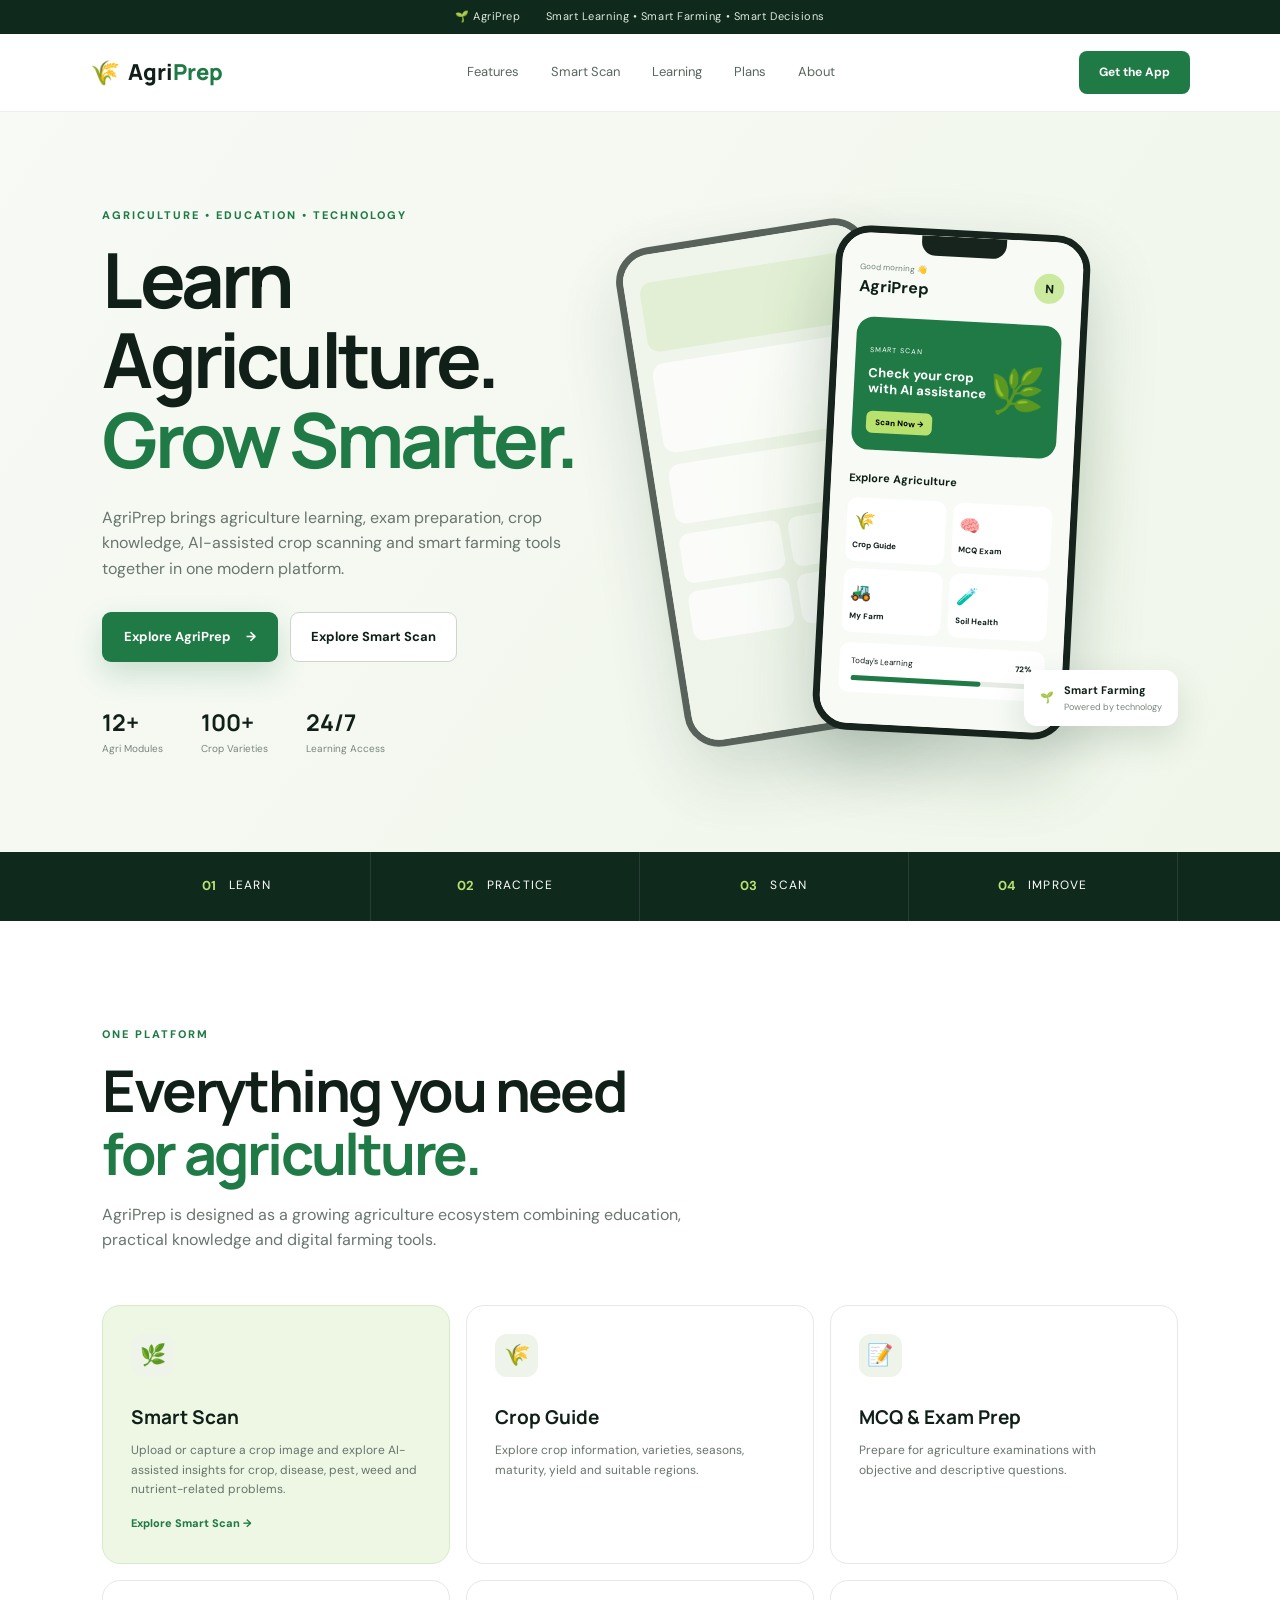
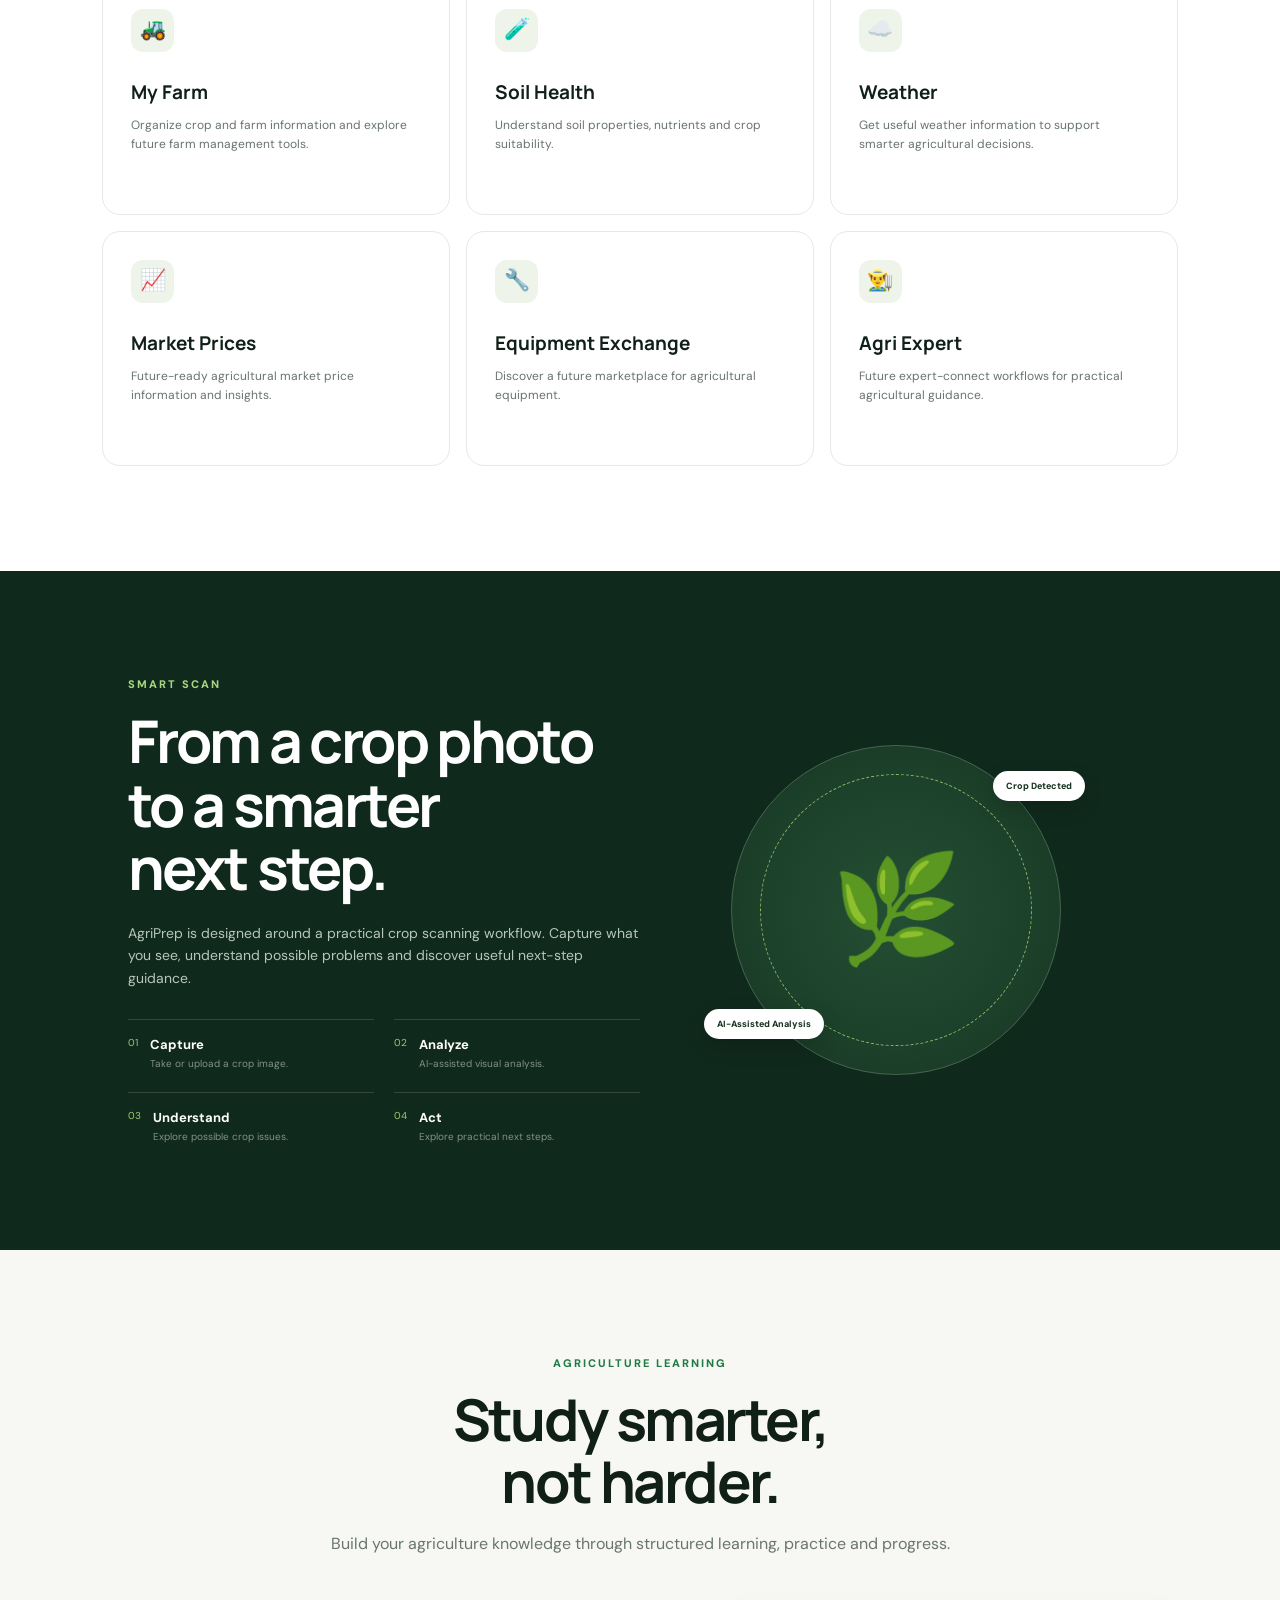
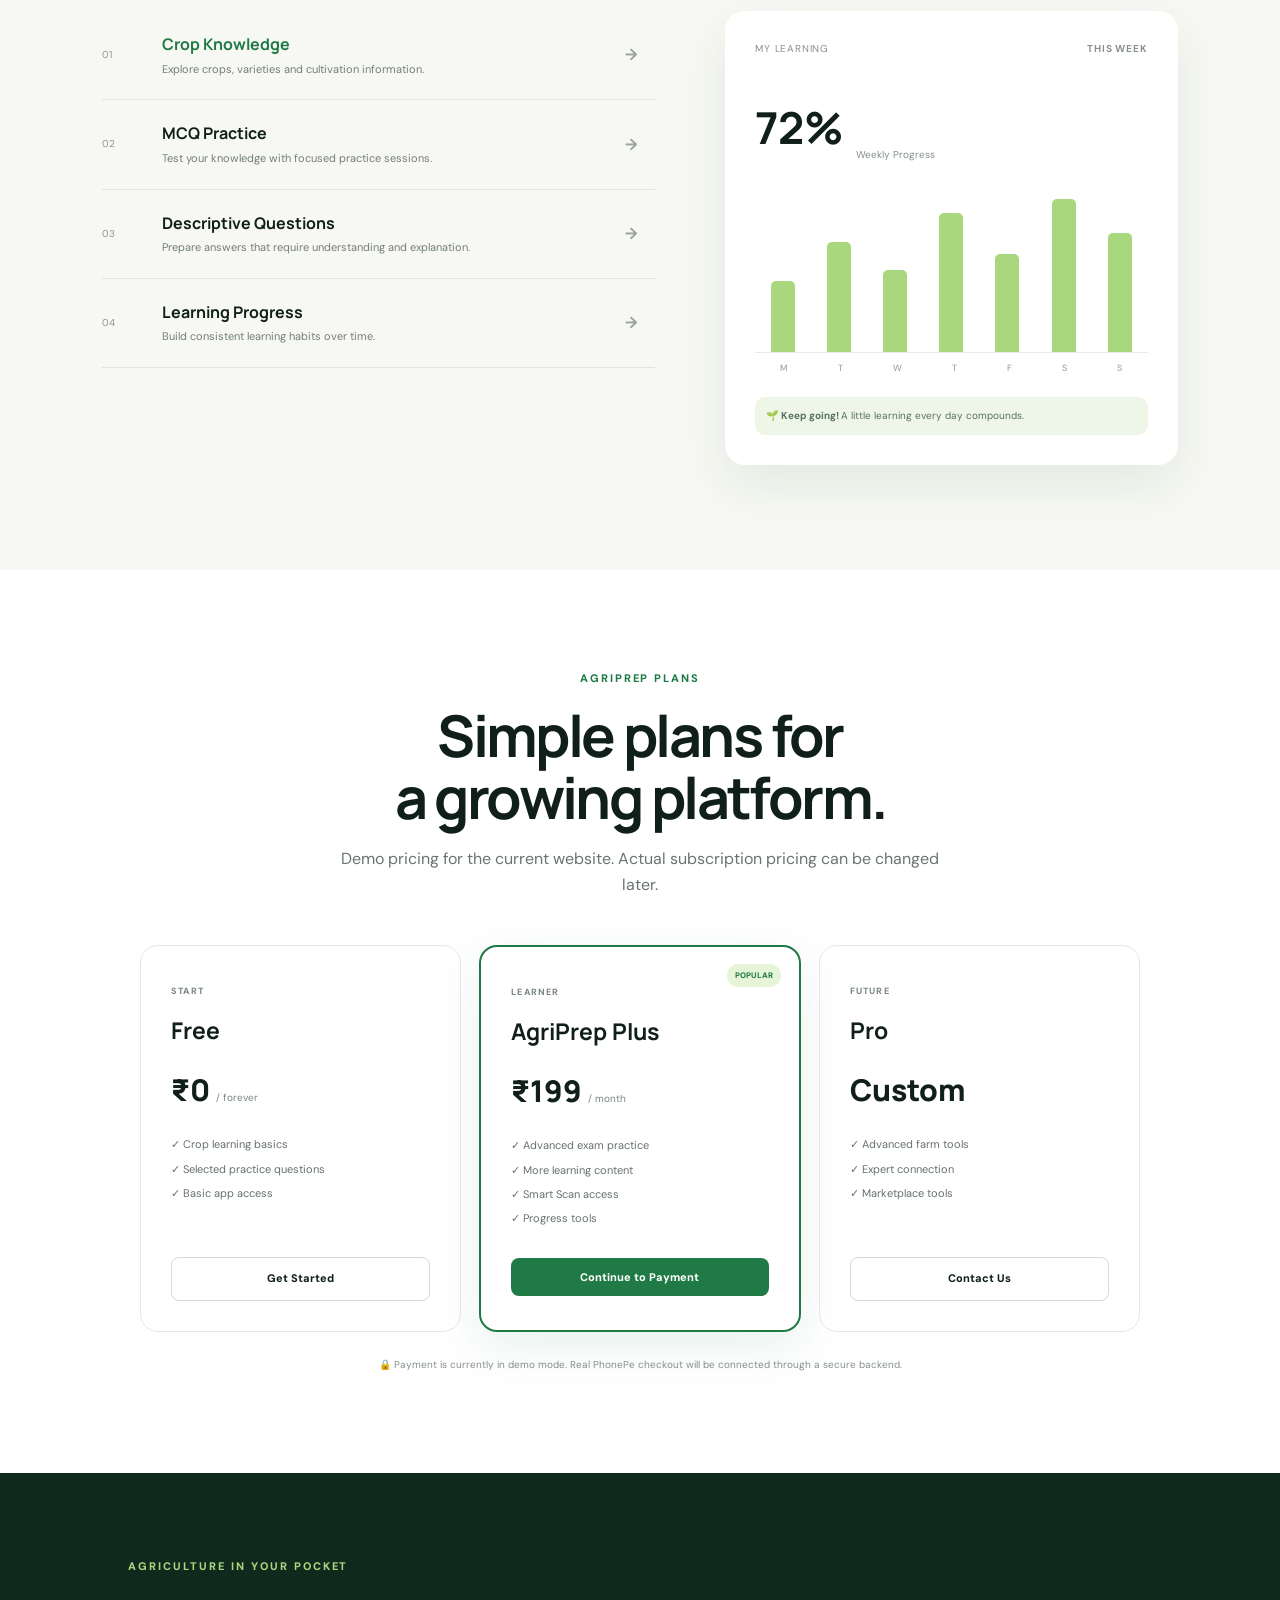
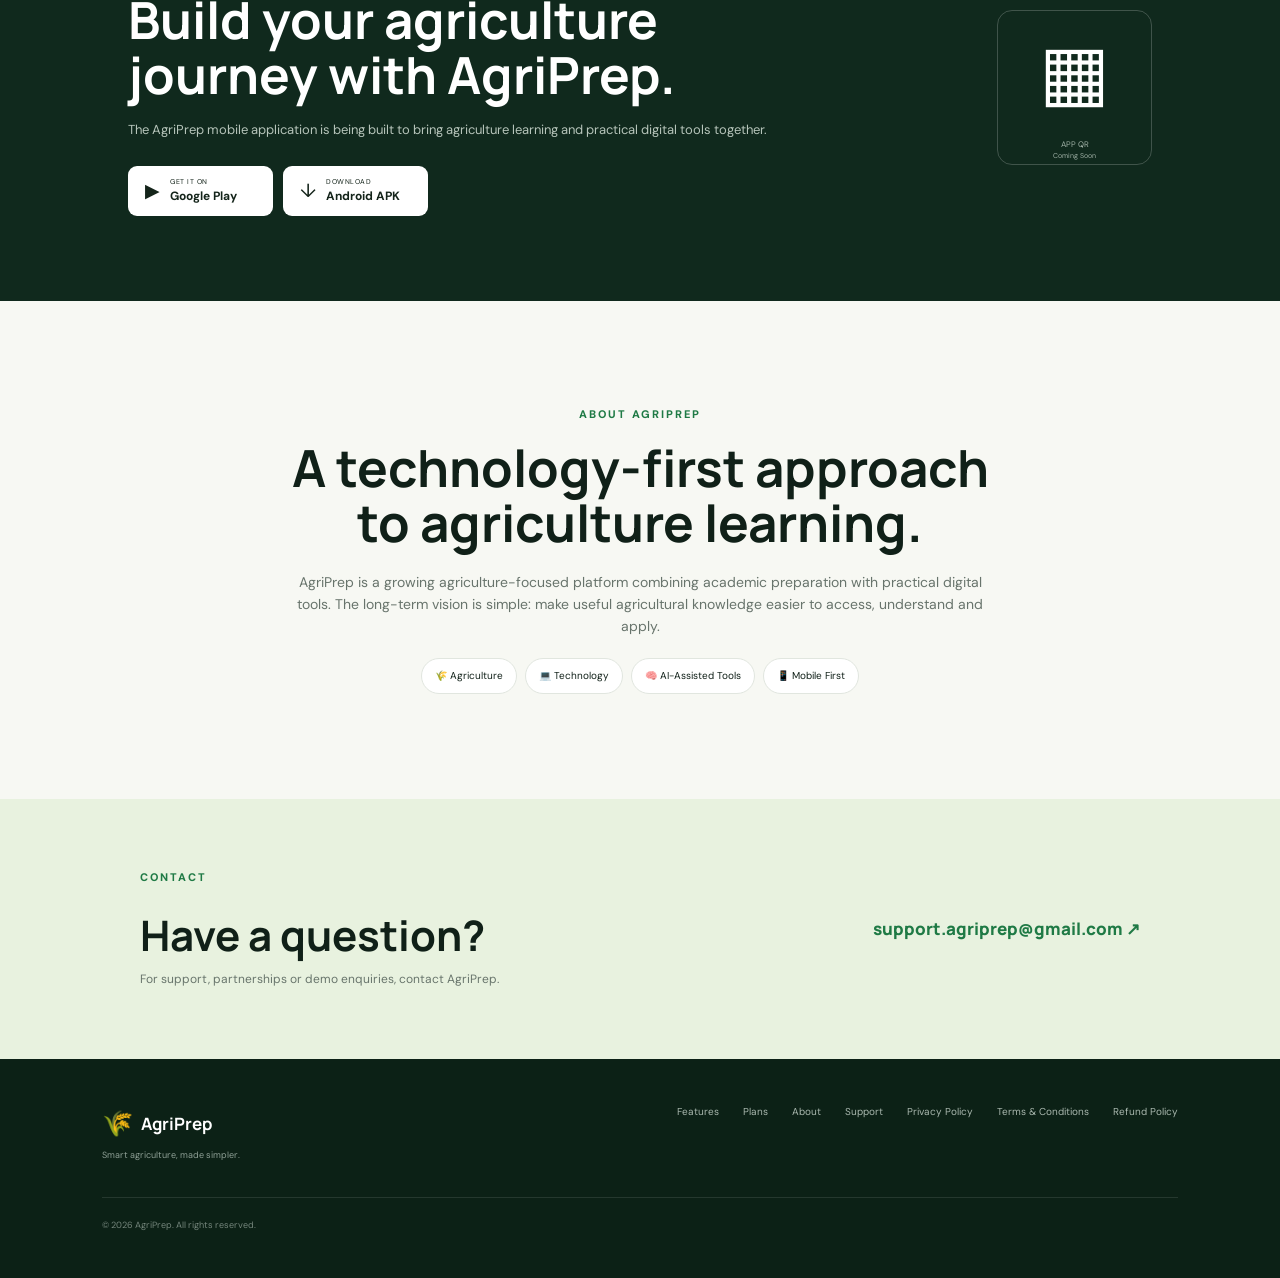
<file: index.html>
<!DOCTYPE html>
<html lang="en">
<head>
    <meta charset="UTF-8">
    <meta name="viewport" content="width=device-width, initial-scale=1.0">

    <meta name="description"
        content="AgriPrep - Smart agriculture learning, crop knowledge, AI crop scanning and exam preparation.">

    <meta name="theme-color" content="#1f7a45">

    <title>AgriPrep | Smart Agriculture Platform</title>

    <!-- Google Fonts -->
    <link rel="preconnect" href="https://fonts.googleapis.com">
    <link rel="preconnect" href="https://fonts.gstatic.com" crossorigin>

    <link
        href="https://fonts.googleapis.com/css2?family=DM+Sans:wght@400;500;600;700&family=Manrope:wght@600;700;800&display=swap"
        rel="stylesheet">

    <!-- CSS -->
    <link rel="stylesheet" href="style.css">
</head>

<body>

    <!-- =========================================
         TOP ANNOUNCEMENT
    ========================================== -->

    <div class="announcement-bar">
        <span>🌱 AgriPrep</span>
        <span>Smart Learning • Smart Farming • Smart Decisions</span>
    </div>


    <!-- =========================================
         NAVBAR
    ========================================== -->

    <header class="navbar">

        <a href="#home" class="logo">
            <span class="logo-icon">🌾</span>

            <span>
                Agri<span>Prep</span>
            </span>
        </a>


        <nav class="desktop-nav">

            <a href="#features">Features</a>

            <a href="#smart-scan">Smart Scan</a>

            <a href="#learning">Learning</a>

            <a href="#plans">Plans</a>

            <a href="#about">About</a>

        </nav>


        <a href="#download" class="nav-button">
            Get the App
        </a>


        <button
            class="mobile-menu-button"
            id="mobileMenuButton"
            aria-label="Open menu">

            ☰

        </button>

    </header>


    <!-- =========================================
         MOBILE NAVIGATION
    ========================================== -->

    <div class="mobile-navigation" id="mobileNavigation">

        <a href="#features">Features</a>

        <a href="#smart-scan">Smart Scan</a>

        <a href="#learning">Learning</a>

        <a href="#plans">Plans</a>

        <a href="#about">About</a>

        <a href="#download">Get the App</a>

    </div>


    <main>


        <!-- =========================================
             HERO SECTION
        ========================================== -->

        <section class="hero" id="home">

            <div class="hero-content">

                <div class="eyebrow">
                    AGRICULTURE • EDUCATION • TECHNOLOGY
                </div>


                <h1>
                    Learn Agriculture.
                    <br>

                    <span>Grow Smarter.</span>
                </h1>


                <p class="hero-description">

                    AgriPrep brings agriculture learning,
                    exam preparation, crop knowledge,
                    AI-assisted crop scanning and smart
                    farming tools together in one modern
                    platform.

                </p>


                <div class="hero-buttons">

                    <a href="#features" class="primary-button">

                        Explore AgriPrep

                        <span>→</span>

                    </a>


                    <a href="#smart-scan" class="secondary-button">

                        Explore Smart Scan

                    </a>

                </div>


                <div class="hero-statistics">

                    <div>
                        <strong>12+</strong>
                        <span>Agri Modules</span>
                    </div>


                    <div>
                        <strong>100+</strong>
                        <span>Crop Varieties</span>
                    </div>


                    <div>
                        <strong>24/7</strong>
                        <span>Learning Access</span>
                    </div>

                </div>

            </div>


            <!-- APP MOCKUP -->

            <div class="hero-visual">

                <div class="hero-glow"></div>


                <div class="phone phone-back">

                    <div class="mini-phone-content">

                        <div class="mini-header"></div>

                        <div class="mini-card"></div>

                        <div class="mini-card small"></div>

                        <div class="mini-grid">

                            <span></span>
                            <span></span>
                            <span></span>
                            <span></span>

                        </div>

                    </div>

                </div>


                <div class="phone phone-main">

                    <div class="phone-notch"></div>


                    <div class="phone-screen">

                        <div class="app-header">

                            <div>

                                <small>
                                    Good morning 👋
                                </small>

                                <strong>
                                    AgriPrep
                                </strong>

                            </div>


                            <div class="avatar">
                                N
                            </div>

                        </div>


                        <div class="scan-card">

                            <div>

                                <small>
                                    SMART SCAN
                                </small>

                                <strong>
                                    Check your crop
                                    <br>
                                    with AI assistance
                                </strong>

                                <button>
                                    Scan Now →
                                </button>

                            </div>


                            <span class="scan-leaf">
                                🌿
                            </span>

                        </div>


                        <h4>
                            Explore Agriculture
                        </h4>


                        <div class="app-grid">

                            <div>
                                <span>🌾</span>
                                Crop Guide
                            </div>

                            <div>
                                <span>🧠</span>
                                MCQ Exam
                            </div>

                            <div>
                                <span>🚜</span>
                                My Farm
                            </div>

                            <div>
                                <span>🧪</span>
                                Soil Health
                            </div>

                        </div>


                        <div class="learning-progress">

                            <div class="progress-header">

                                <span>
                                    Today's Learning
                                </span>

                                <strong>
                                    72%
                                </strong>

                            </div>


                            <div class="progress-bar">

                                <span></span>

                            </div>

                        </div>

                    </div>

                </div>


                <div class="floating-card">

                    🌱

                    <div>

                        <strong>
                            Smart Farming
                        </strong>

                        <small>
                            Powered by technology
                        </small>

                    </div>

                </div>

            </div>

        </section>


        <!-- =========================================
             PROCESS
        ========================================== -->

        <section class="process-section">

            <div class="process-item">

                <strong>01</strong>

                <span>Learn</span>

            </div>


            <div class="process-item">

                <strong>02</strong>

                <span>Practice</span>

            </div>


            <div class="process-item">

                <strong>03</strong>

                <span>Scan</span>

            </div>


            <div class="process-item">

                <strong>04</strong>

                <span>Improve</span>

            </div>

        </section>


        <!-- =========================================
             FEATURES
        ========================================== -->

        <section class="section" id="features">

            <div class="section-heading">

                <div class="eyebrow">
                    ONE PLATFORM
                </div>


                <h2>
                    Everything you need
                    <br>

                    <span>for agriculture.</span>
                </h2>


                <p>

                    AgriPrep is designed as a growing
                    agriculture ecosystem combining
                    education, practical knowledge and
                    digital farming tools.

                </p>

            </div>


            <div class="feature-grid">


                <!-- Smart Scan -->

                <article class="feature-card feature-highlight">

                    <div class="feature-icon">
                        🌿
                    </div>


                    <h3>
                        Smart Scan
                    </h3>


                    <p>

                        Upload or capture a crop image
                        and explore AI-assisted insights
                        for crop, disease, pest, weed and
                        nutrient-related problems.

                    </p>


                    <a href="#smart-scan">
                        Explore Smart Scan →
                    </a>

                </article>


                <!-- Crop Guide -->

                <article class="feature-card">

                    <div class="feature-icon">
                        🌾
                    </div>


                    <h3>
                        Crop Guide
                    </h3>


                    <p>

                        Explore crop information,
                        varieties, seasons, maturity,
                        yield and suitable regions.

                    </p>

                </article>


                <!-- MCQ -->

                <article class="feature-card">

                    <div class="feature-icon">
                        📝
                    </div>


                    <h3>
                        MCQ & Exam Prep
                    </h3>


                    <p>

                        Prepare for agriculture examinations
                        with objective and descriptive
                        questions.

                    </p>

                </article>


                <!-- My Farm -->

                <article class="feature-card">

                    <div class="feature-icon">
                        🚜
                    </div>


                    <h3>
                        My Farm
                    </h3>


                    <p>

                        Organize crop and farm information
                        and explore future farm management
                        tools.

                    </p>

                </article>


                <!-- Soil -->

                <article class="feature-card">

                    <div class="feature-icon">
                        🧪
                    </div>


                    <h3>
                        Soil Health
                    </h3>


                    <p>

                        Understand soil properties,
                        nutrients and crop suitability.

                    </p>

                </article>


                <!-- Weather -->

                <article class="feature-card">

                    <div class="feature-icon">
                        ☁️
                    </div>


                    <h3>
                        Weather
                    </h3>


                    <p>

                        Get useful weather information
                        to support smarter agricultural
                        decisions.

                    </p>

                </article>


                <!-- Market -->

                <article class="feature-card">

                    <div class="feature-icon">
                        📈
                    </div>


                    <h3>
                        Market Prices
                    </h3>


                    <p>

                        Future-ready agricultural market
                        price information and insights.

                    </p>

                </article>


                <!-- Equipment -->

                <article class="feature-card">

                    <div class="feature-icon">
                        🔧
                    </div>


                    <h3>
                        Equipment Exchange
                    </h3>


                    <p>

                        Discover a future marketplace
                        for agricultural equipment.

                    </p>

                </article>


                <!-- Expert -->

                <article class="feature-card">

                    <div class="feature-icon">
                        👨‍🌾
                    </div>


                    <h3>
                        Agri Expert
                    </h3>


                    <p>

                        Future expert-connect workflows
                        for practical agricultural guidance.

                    </p>

                </article>


            </div>

        </section>


        <!-- =========================================
             SMART SCAN
        ========================================== -->

        <section class="smart-scan-section" id="smart-scan">

            <div class="smart-scan-content">

                <div class="eyebrow light">
                    SMART SCAN
                </div>


                <h2>
                    From a crop photo
                    <br>
                    to a smarter
                    <br>
                    next step.
                </h2>


                <p>

                    AgriPrep is designed around a practical
                    crop scanning workflow. Capture what you
                    see, understand possible problems and
                    discover useful next-step guidance.

                </p>


                <div class="scan-steps">


                    <div class="scan-step">

                        <span>01</span>

                        <div>

                            <strong>
                                Capture
                            </strong>

                            <small>
                                Take or upload a crop image.
                            </small>

                        </div>

                    </div>


                    <div class="scan-step">

                        <span>02</span>

                        <div>

                            <strong>
                                Analyze
                            </strong>

                            <small>
                                AI-assisted visual analysis.
                            </small>

                        </div>

                    </div>


                    <div class="scan-step">

                        <span>03</span>

                        <div>

                            <strong>
                                Understand
                            </strong>

                            <small>
                                Explore possible crop issues.
                            </small>

                        </div>

                    </div>


                    <div class="scan-step">

                        <span>04</span>

                        <div>

                            <strong>
                                Act
                            </strong>

                            <small>
                                Explore practical next steps.
                            </small>

                        </div>

                    </div>

                </div>

            </div>


            <div class="scan-visual">

                <div class="scan-circle">

                    <div class="scan-circle-ring"></div>

                    <div class="scan-crop">
                        🌿
                    </div>

                    <div class="scan-badge scan-badge-top">
                        Crop Detected
                    </div>

                    <div class="scan-badge scan-badge-bottom">
                        AI-Assisted Analysis
                    </div>

                </div>

            </div>

        </section>


        <!-- =========================================
             LEARNING
        ========================================== -->

        <section class="section learning-section" id="learning">

            <div class="section-heading centered">

                <div class="eyebrow">
                    AGRICULTURE LEARNING
                </div>


                <h2>
                    Study smarter,
                    <br>
                    not harder.
                </h2>


                <p>

                    Build your agriculture knowledge through
                    structured learning, practice and progress.

                </p>

            </div>


            <div class="learning-layout">


                <div class="learning-list">


                    <div class="learning-item active">

                        <span>01</span>

                        <div>

                            <strong>
                                Crop Knowledge
                            </strong>

                            <p>
                                Explore crops, varieties and
                                cultivation information.
                            </p>

                        </div>

                        <b>→</b>

                    </div>


                    <div class="learning-item">

                        <span>02</span>

                        <div>

                            <strong>
                                MCQ Practice
                            </strong>

                            <p>
                                Test your knowledge with
                                focused practice sessions.
                            </p>

                        </div>

                        <b>→</b>

                    </div>


                    <div class="learning-item">

                        <span>03</span>

                        <div>

                            <strong>
                                Descriptive Questions
                            </strong>

                            <p>
                                Prepare answers that require
                                understanding and explanation.
                            </p>

                        </div>

                        <b>→</b>

                    </div>


                    <div class="learning-item">

                        <span>04</span>

                        <div>

                            <strong>
                                Learning Progress
                            </strong>

                            <p>
                                Build consistent learning
                                habits over time.
                            </p>

                        </div>

                        <b>→</b>

                    </div>


                </div>


                <div class="study-card">

                    <div class="study-card-header">

                        <span>
                            MY LEARNING
                        </span>

                        <strong>
                            THIS WEEK
                        </strong>

                    </div>


                    <div class="study-score">

                        <strong>
                            72%
                        </strong>

                        <span>
                            Weekly Progress
                        </span>

                    </div>


                    <div class="study-chart">

                        <span style="height:42%"></span>

                        <span style="height:65%"></span>

                        <span style="height:48%"></span>

                        <span style="height:82%"></span>

                        <span style="height:58%"></span>

                        <span style="height:90%"></span>

                        <span style="height:70%"></span>

                    </div>


                    <div class="chart-days">

                        <span>M</span>
                        <span>T</span>
                        <span>W</span>
                        <span>T</span>
                        <span>F</span>
                        <span>S</span>
                        <span>S</span>

                    </div>


                    <div class="study-tip">

                        🌱

                        <span>
                            <strong>
                                Keep going!
                            </strong>

                            A little learning every day
                            compounds.

                        </span>

                    </div>

                </div>

            </div>

        </section>


        <!-- =========================================
             PLANS / PHONEPE DEMO
        ========================================== -->

        <section class="plans-section" id="plans">

            <div class="section-heading centered">

                <div class="eyebrow">
                    AGRIPREP PLANS
                </div>


                <h2>
                    Simple plans for
                    <br>
                    a growing platform.
                </h2>


                <p>

                    Demo pricing for the current website.
                    Actual subscription pricing can be
                    changed later.

                </p>

            </div>


            <div class="plans-grid">


                <!-- FREE -->

                <article class="plan-card">

                    <span class="plan-label">
                        START
                    </span>


                    <h3>
                        Free
                    </h3>


                    <div class="price">
                        ₹0
                        <small>
                            / forever
                        </small>
                    </div>


                    <ul>

                        <li>
                            ✓ Crop learning basics
                        </li>

                        <li>
                            ✓ Selected practice questions
                        </li>

                        <li>
                            ✓ Basic app access
                        </li>

                    </ul>


                    <a href="#download" class="plan-button">
                        Get Started
                    </a>

                </article>


                <!-- PLUS -->

                <article class="plan-card popular-plan">

                    <span class="popular-label">
                        POPULAR
                    </span>


                    <span class="plan-label">
                        LEARNER
                    </span>


                    <h3>
                        AgriPrep Plus
                    </h3>


                    <div class="price">

                        ₹199

                        <small>
                            / month
                        </small>

                    </div>


                    <ul>

                        <li>
                            ✓ Advanced exam practice
                        </li>

                        <li>
                            ✓ More learning content
                        </li>

                        <li>
                            ✓ Smart Scan access
                        </li>

                        <li>
                            ✓ Progress tools
                        </li>

                    </ul>


                    <button
                        class="plan-button payment-button"
                        id="paymentButton">

                        Continue to Payment

                    </button>

                </article>


                <!-- PRO -->

                <article class="plan-card">

                    <span class="plan-label">
                        FUTURE
                    </span>


                    <h3>
                        Pro
                    </h3>


                    <div class="price">
                        Custom
                    </div>


                    <ul>

                        <li>
                            ✓ Advanced farm tools
                        </li>

                        <li>
                            ✓ Expert connection
                        </li>

                        <li>
                            ✓ Marketplace tools
                        </li>

                    </ul>


                    <a href="#contact" class="plan-button">
                        Contact Us
                    </a>

                </article>


            </div>


            <p class="payment-warning">

                🔒 Payment is currently in demo mode.
                Real PhonePe checkout will be connected
                through a secure backend.

            </p>

        </section>


        <!-- =========================================
             DOWNLOAD
        ========================================== -->

        <section class="download-section" id="download">

            <div>

                <div class="eyebrow light">
                    AGRICULTURE IN YOUR POCKET
                </div>


                <h2>
                    Build your agriculture
                    <br>
                    journey with AgriPrep.
                </h2>


                <p>

                    The AgriPrep mobile application is
                    being built to bring agriculture
                    learning and practical digital tools
                    together.

                </p>


                <div class="download-buttons">

                    <a
                        href="#"
                        class="store-button"
                        id="playStoreButton">

                        <span>▶</span>

                        <div>

                            <small>
                                GET IT ON
                            </small>

                            <strong>
                                Google Play
                            </strong>

                        </div>

                    </a>


                    <a
                        href="#"
                        class="store-button"
                        id="apkButton">

                        <span>↓</span>

                        <div>

                            <small>
                                DOWNLOAD
                            </small>

                            <strong>
                                Android APK
                            </strong>

                        </div>

                    </a>

                </div>

            </div>


            <div class="qr-placeholder">

                <div>
                    ▦
                </div>

                <span>
                    APP QR
                    <small>
                        Coming Soon
                    </small>
                </span>

            </div>

        </section>


        <!-- =========================================
             ABOUT
        ========================================== -->

        <section class="section about-section" id="about">

            <div class="about-content">

                <div class="eyebrow">
                    ABOUT AGRIPREP
                </div>


                <h2>
                    A technology-first approach
                    <br>
                    to agriculture learning.
                </h2>


                <p>

                    AgriPrep is a growing agriculture-focused
                    platform combining academic preparation
                    with practical digital tools.

                    The long-term vision is simple:
                    make useful agricultural knowledge easier
                    to access, understand and apply.

                </p>


                <div class="about-tags">

                    <span>
                        🌾 Agriculture
                    </span>

                    <span>
                        💻 Technology
                    </span>

                    <span>
                        🧠 AI-Assisted Tools
                    </span>

                    <span>
                        📱 Mobile First
                    </span>

                </div>

            </div>

        </section>


        <!-- =========================================
             CONTACT
        ========================================== -->

        <section class="contact-section" id="contact">

            <div class="contact-content">

                <div>

                    <div class="eyebrow">
                        CONTACT
                    </div>


                    <h2>
                        Have a question?
                    </h2>


                    <p>
                        For support, partnerships or
                        demo enquiries, contact AgriPrep.
                    </p>

                </div>


                <a
                    href="mailto:support.agriprep@gmail.com"
                    class="contact-email">

                    support.agriprep@gmail.com

                    <span>
                        ↗
                    </span>

                </a>

            </div>

        </section>

    </main>


    <!-- =========================================
         FOOTER
    ========================================== -->

    <footer>

        <div class="footer-brand">

            <div class="footer-logo">

                <span>🌾</span>

                <strong>
                    AgriPrep
                </strong>

            </div>


            <small>
                Smart agriculture, made simpler.
            </small>

        </div>


        <div class="footer-links">

            <a href="#features">
                Features
            </a>

            <a href="#plans">
                Plans
            </a>

            <a href="#about">
                About
            </a>

            <a href="mailto:support.agriprep@gmail.com">
                Support
            </a>

            <a href="/privacy_policy.html">
                Privacy Policy
            </a>

            <a href="/t&c.html">
                Terms &amp; Conditions
            </a>

            <a href="/refund_policy.html">
                Refund Policy
            </a>

        </div>


        <div class="copyright">

            © 2026 AgriPrep.
            All rights reserved.

        </div>

    </footer>


    <!-- Toast -->

    <div
        class="toast"
        id="toast">

    </div>


    <!-- JavaScript -->

    <script src="script.js"></script>

</body>
</html>
</file>
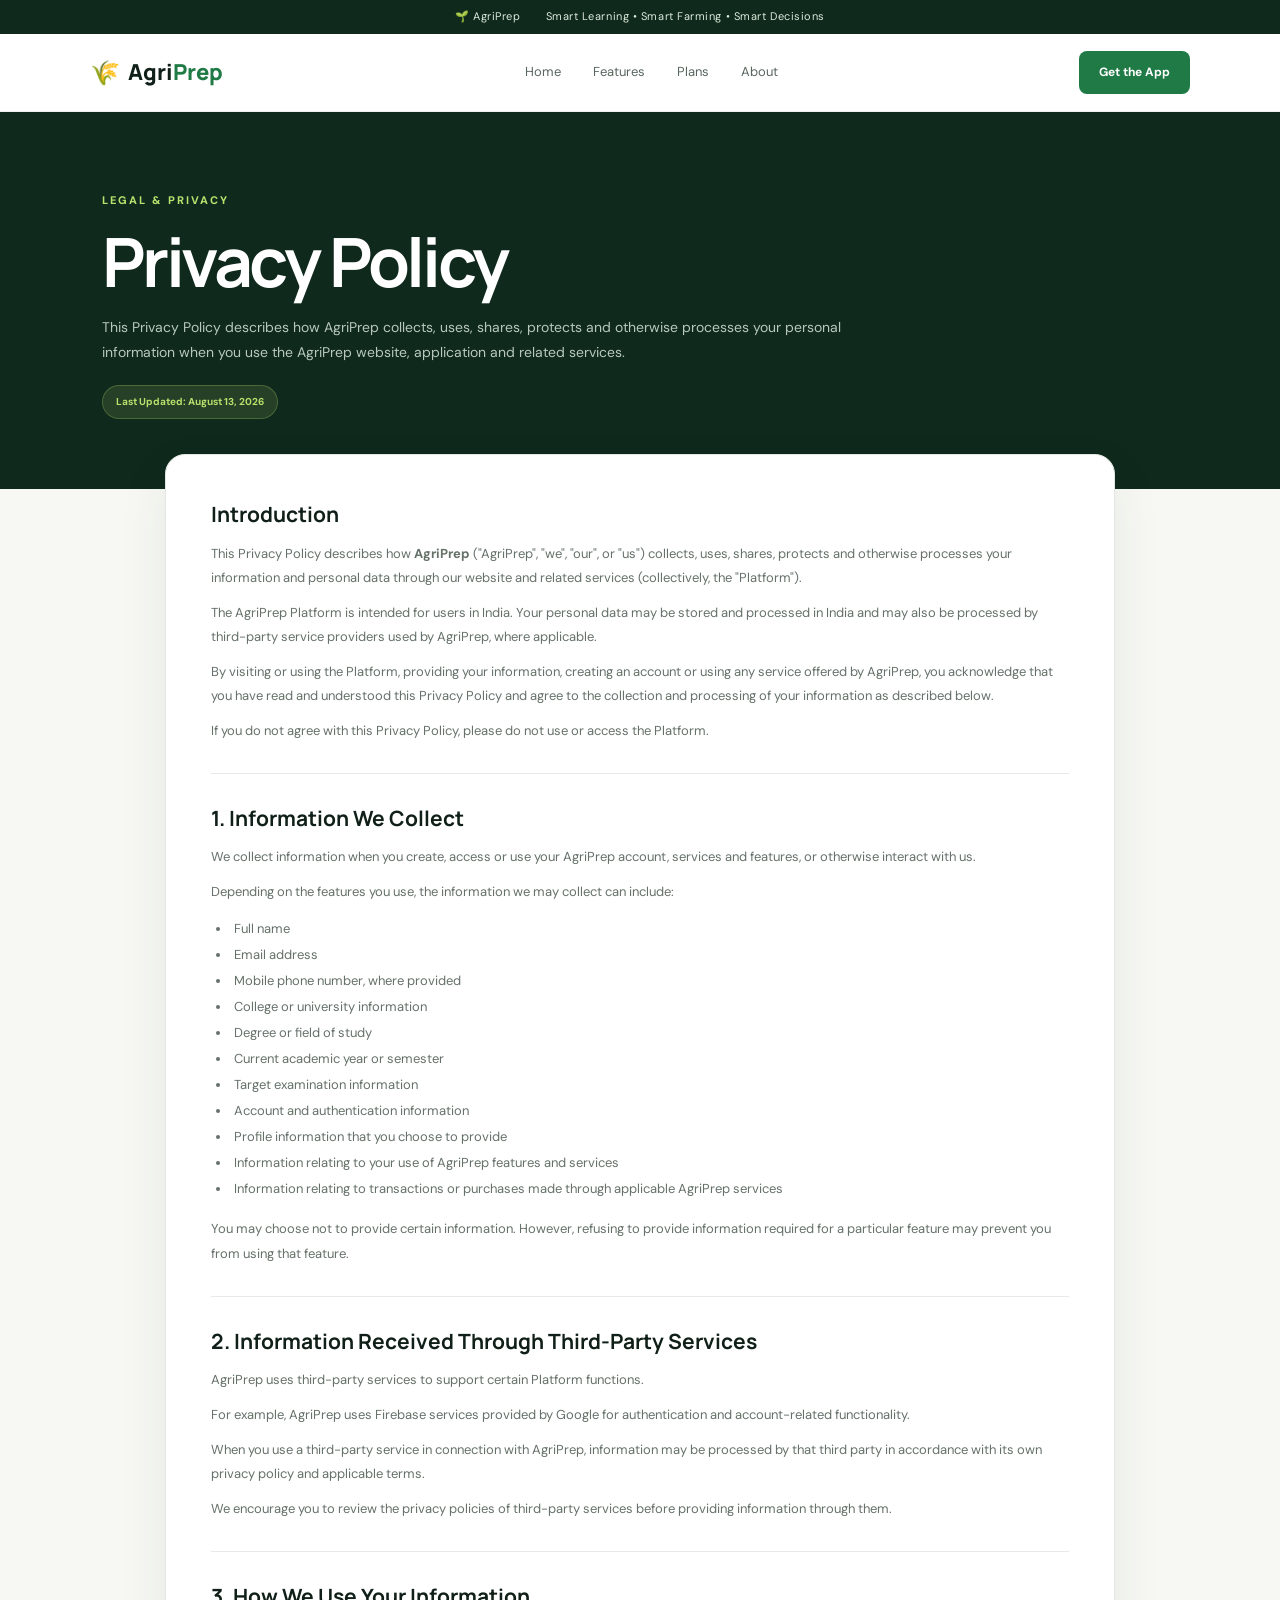
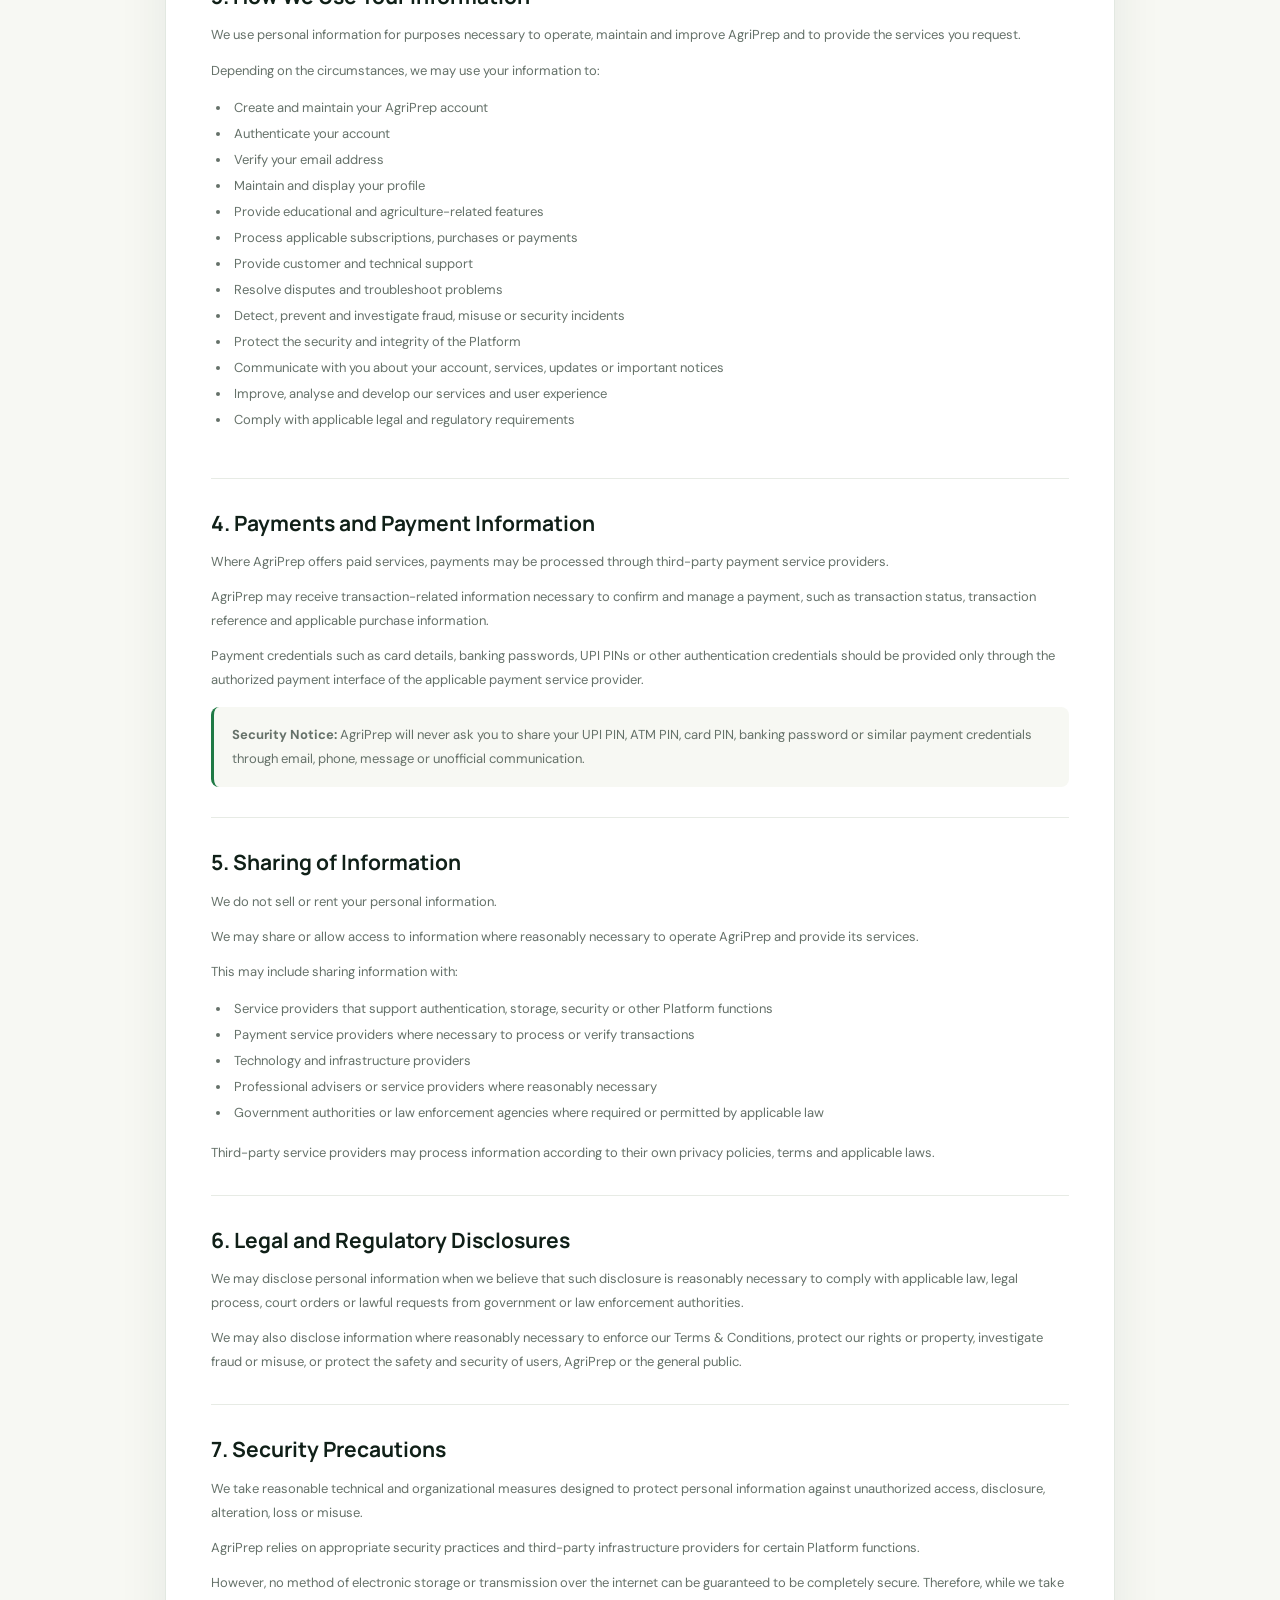
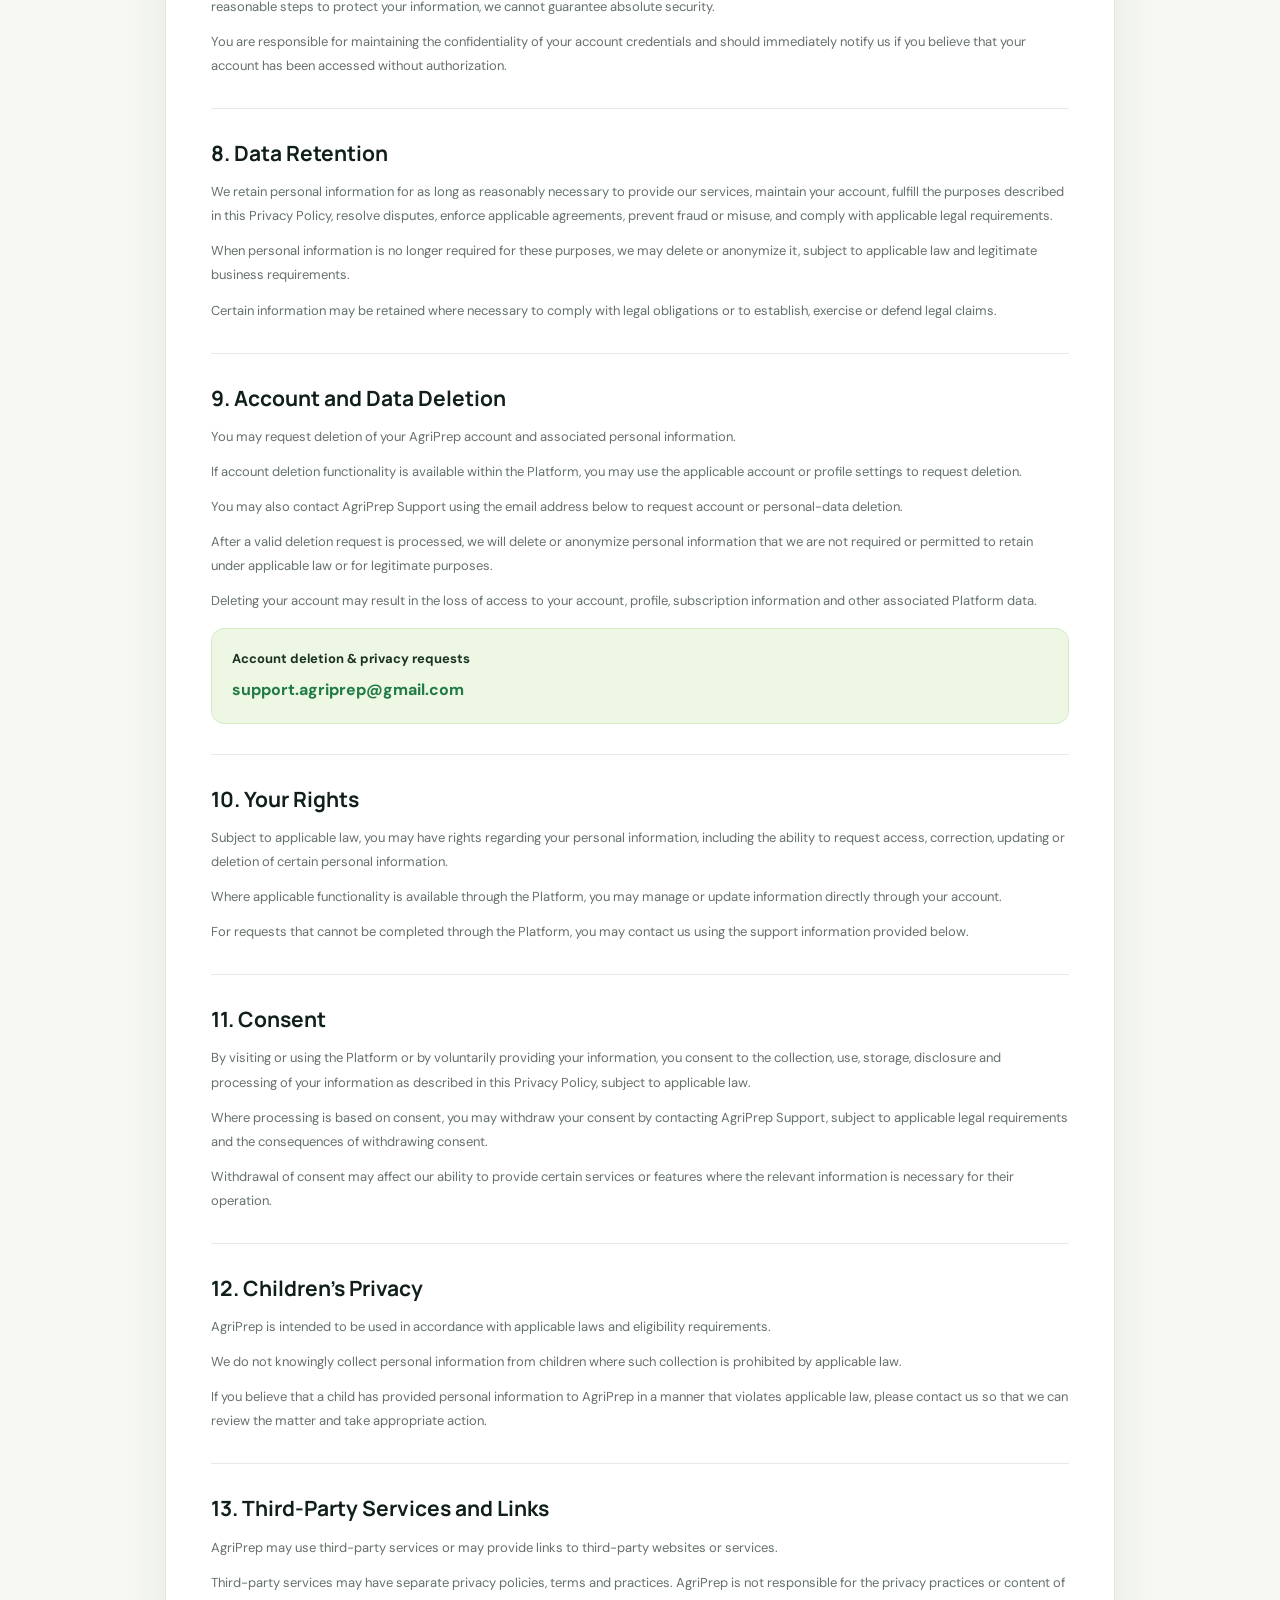
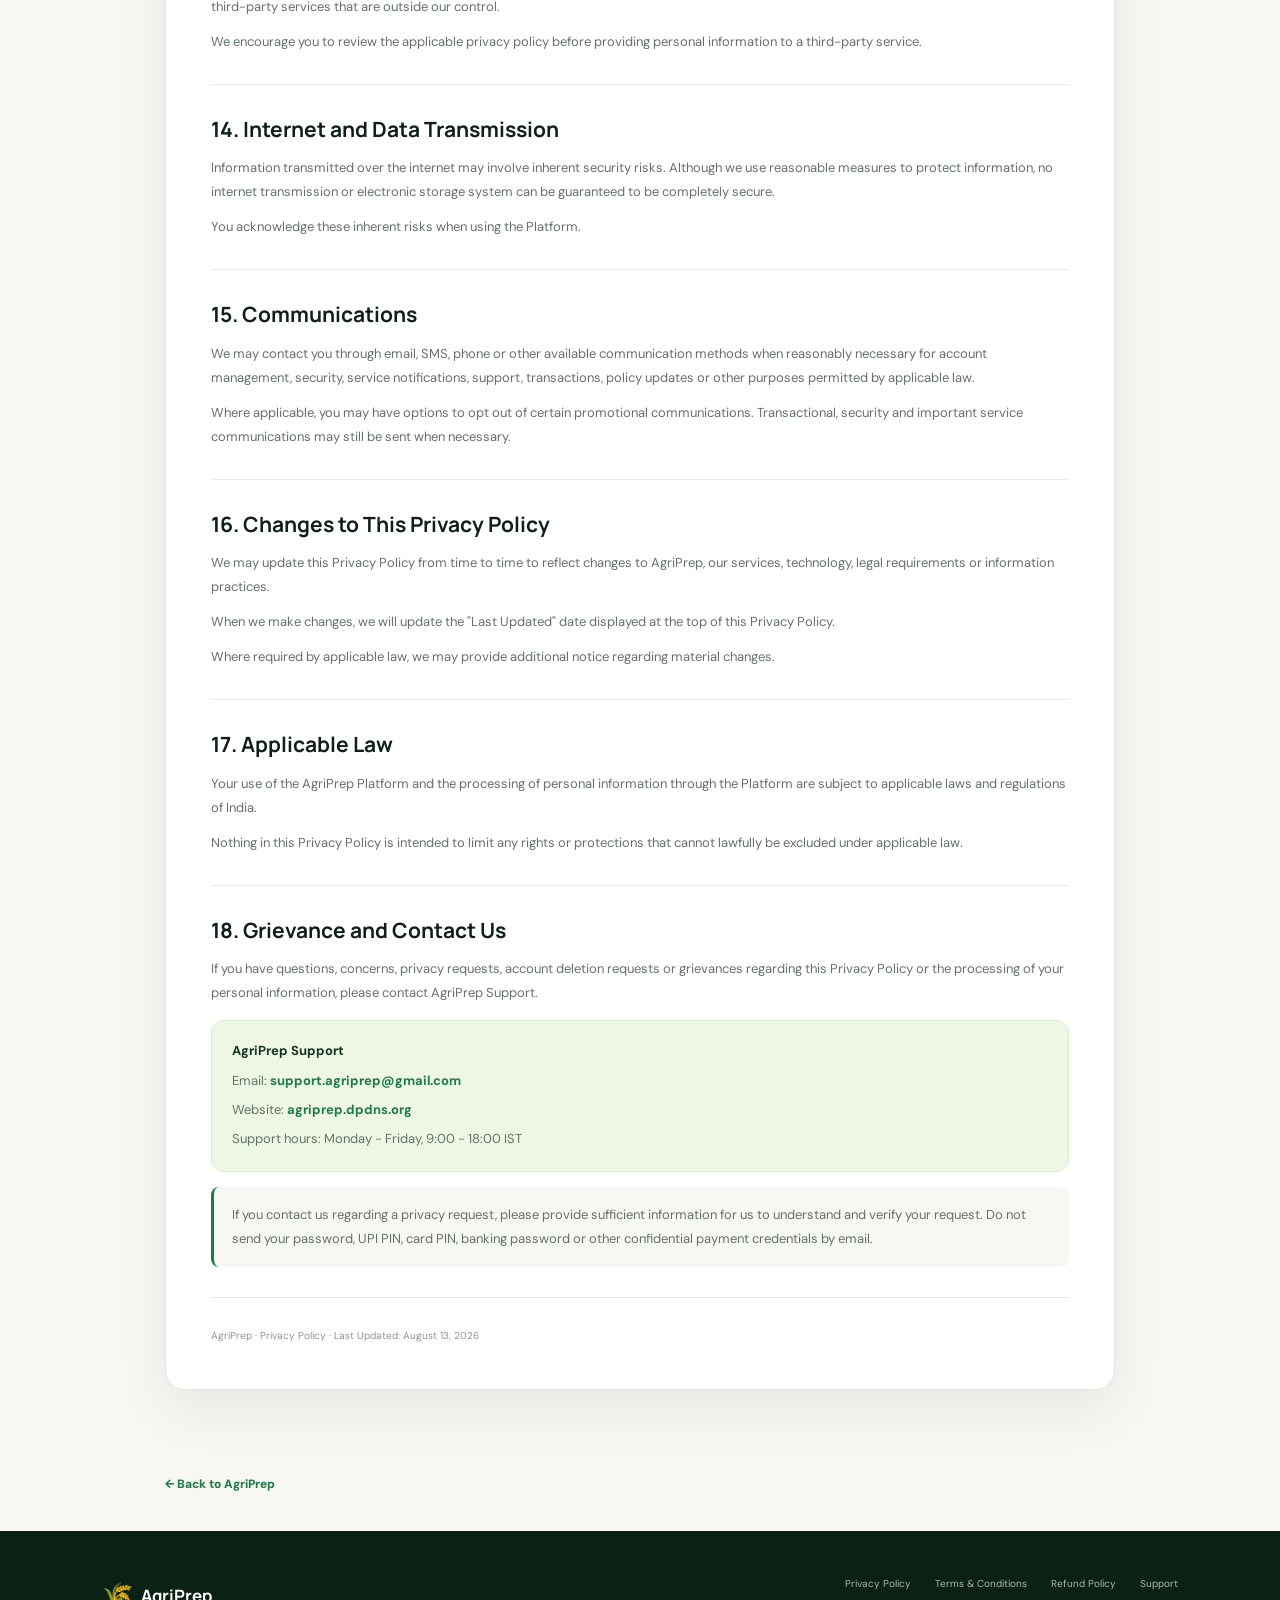
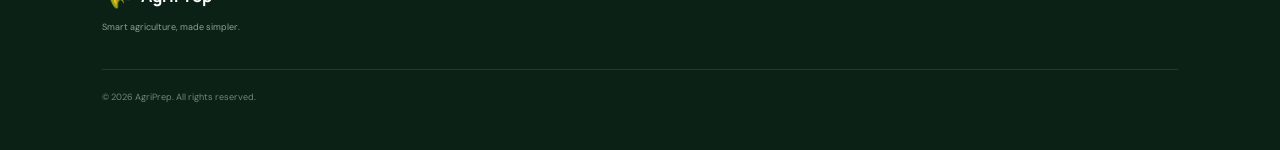
<file: privacy_policy.html>
<!DOCTYPE html>
<html lang="en">
<head>
    <meta charset="UTF-8">

    <meta name="viewport" content="width=device-width, initial-scale=1.0">

    <meta
        name="description"
        content="AgriPrep Privacy Policy - Learn how AgriPrep collects, uses, stores, shares and protects personal information."
    >

    <meta name="robots" content="index, follow">

    <title>Privacy Policy | AgriPrep</title>

    <link rel="preconnect" href="https://fonts.googleapis.com">

    <link
        rel="preconnect"
        href="https://fonts.gstatic.com"
        crossorigin
    >

    <link
        href="https://fonts.googleapis.com/css2?family=DM+Sans:wght@400;500;600;700&family=Manrope:wght@600;700;800&display=swap"
        rel="stylesheet"
    >

    <link rel="stylesheet" href="style.css">

    <style>
        /* =========================================
           AGRIPREP LEGAL PAGE
        ========================================== */

        .legal-page {
            min-height: 100vh;
            background: #f7f8f3;
        }

        .legal-hero {
            background: #10291d;
            color: #ffffff;
            padding: 80px 8vw 70px;
        }

        .legal-hero .eyebrow {
            color: #b8e26d;
        }

        .legal-hero h1 {
            font-family: "Manrope", sans-serif;
            font-size: clamp(42px, 6vw, 68px);
            line-height: 1.05;
            letter-spacing: -0.05em;
            margin: 0 0 18px;
        }

        .legal-hero p {
            color: #b8c8bd;
            max-width: 760px;
            font-size: 14px;
            line-height: 1.8;
            margin: 0;
        }

        .legal-date {
            display: inline-flex;
            align-items: center;
            margin-top: 20px;
            padding: 8px 13px;
            border-radius: 20px;
            background: rgba(184, 226, 109, 0.12);
            border: 1px solid rgba(184, 226, 109, 0.25);
            color: #b8e26d;
            font-size: 10px;
            font-weight: 700;
        }

        .legal-container {
            max-width: 1000px;
            margin: -35px auto 80px;
            padding: 0 25px;
            position: relative;
        }

        .legal-card {
            background: #ffffff;
            border: 1px solid #e2e8e1;
            border-radius: 20px;
            padding: 45px;
            box-shadow: 0 20px 50px rgba(20, 55, 35, 0.08);
        }

        .legal-intro {
            padding-bottom: 30px;
            margin-bottom: 30px;
            border-bottom: 1px solid #e7ebe5;
        }

        .legal-section {
            padding-bottom: 30px;
            margin-bottom: 30px;
            border-bottom: 1px solid #e7ebe5;
        }

        .legal-section:last-child {
            border-bottom: none;
            margin-bottom: 0;
        }

        .legal-section h2,
        .legal-intro h2 {
            font-family: "Manrope", sans-serif;
            font-size: 21px;
            line-height: 1.35;
            color: #102018;
            margin: 0 0 13px;
        }

        .legal-section p,
        .legal-intro p {
            color: #657169;
            font-size: 13px;
            line-height: 1.85;
            margin: 0 0 11px;
        }

        .legal-section p:last-child,
        .legal-intro p:last-child {
            margin-bottom: 0;
        }

        .legal-section ul {
            margin: 12px 0 15px 20px;
            padding: 0;
            color: #657169;
            font-size: 13px;
            line-height: 2;
        }

        .legal-section li {
            padding-left: 3px;
        }

        .legal-contact {
            background: #edf7e4;
            border: 1px solid #d8eac8;
            padding: 20px;
            border-radius: 13px;
            margin-top: 15px;
        }

        .legal-contact strong {
            display: block;
            color: #183321;
            margin-bottom: 7px;
            font-size: 13px;
        }

        .legal-contact p {
            margin-bottom: 5px;
        }

        .legal-contact a {
            color: #1f7a45;
            font-weight: 700;
            text-decoration: none;
        }

        .legal-contact a:hover {
            text-decoration: underline;
        }

        .legal-note {
            padding: 16px 18px;
            background: #f7f8f3;
            border-left: 3px solid #1f7a45;
            border-radius: 8px;
            margin-top: 15px;
        }

        .legal-note p {
            margin: 0;
        }

        .legal-back {
            max-width: 1000px;
            margin: 0 auto;
            padding: 0 25px 35px;
        }

        .legal-back a {
            color: #1f7a45;
            font-size: 12px;
            font-weight: 800;
            text-decoration: none;
        }

        .legal-back a:hover {
            text-decoration: underline;
        }

        .legal-footer-note {
            color: #8a958d;
            font-size: 10px;
            margin-top: 25px;
        }

        @media (max-width: 650px) {

            .legal-hero {
                padding: 60px 6vw;
            }

            .legal-hero h1 {
                font-size: clamp(38px, 12vw, 52px);
            }

            .legal-hero p {
                font-size: 13px;
            }

            .legal-container {
                padding: 0 15px;
                margin-top: -25px;
            }

            .legal-card {
                padding: 27px 22px;
                border-radius: 15px;
            }

            .legal-section h2,
            .legal-intro h2 {
                font-size: 18px;
            }

            .legal-section p,
            .legal-intro p,
            .legal-section ul {
                font-size: 12px;
            }

            .legal-section ul {
                margin-left: 18px;
            }

            .legal-contact {
                padding: 17px;
            }

            .legal-back {
                padding-left: 20px;
                padding-right: 20px;
            }
        }
    </style>
</head>

<body>

    <!-- =========================================
         ANNOUNCEMENT
    ========================================== -->

    <div class="announcement-bar">

        <span>🌱 AgriPrep</span>

        <span>
            Smart Learning • Smart Farming • Smart Decisions
        </span>

    </div>


    <!-- =========================================
         NAVBAR
    ========================================== -->

    <header class="navbar">

        <a href="/" class="logo">

            <span class="logo-icon">🌾</span>

            <span>
                Agri<span>Prep</span>
            </span>

        </a>


        <nav class="desktop-nav">

            <a href="/">Home</a>

            <a href="/#features">Features</a>

            <a href="/#plans">Plans</a>

            <a href="/#about">About</a>

        </nav>


        <a href="/#download" class="nav-button">
            Get the App
        </a>

    </header>


    <!-- =========================================
         MAIN
    ========================================== -->

    <main class="legal-page">


        <!-- =====================================
             HERO
        ====================================== -->

        <section class="legal-hero">

            <div class="eyebrow">
                LEGAL &amp; PRIVACY
            </div>

            <h1>
                Privacy Policy
            </h1>

            <p>
                This Privacy Policy describes how AgriPrep
                collects, uses, shares, protects and otherwise
                processes your personal information when you
                use the AgriPrep website, application and
                related services.
            </p>

            <div class="legal-date">
                Last Updated: August 13, 2026
            </div>

        </section>


        <!-- =====================================
             CONTENT
        ====================================== -->

        <div class="legal-container">

            <article class="legal-card">


                <!-- =================================
                     INTRODUCTION
                ================================== -->

                <section class="legal-intro">

                    <h2>
                        Introduction
                    </h2>

                    <p>
                        This Privacy Policy describes how
                        <strong>AgriPrep</strong> ("AgriPrep",
                        "we", "our", or "us") collects, uses,
                        shares, protects and otherwise processes
                        your information and personal data through
                        our website and related services
                        (collectively, the "Platform").
                    </p>

                    <p>
                        The AgriPrep Platform is intended for
                        users in India. Your personal data may be
                        stored and processed in India and may also
                        be processed by third-party service
                        providers used by AgriPrep, where
                        applicable.
                    </p>

                    <p>
                        By visiting or using the Platform,
                        providing your information, creating an
                        account or using any service offered by
                        AgriPrep, you acknowledge that you have
                        read and understood this Privacy Policy
                        and agree to the collection and processing
                        of your information as described below.
                    </p>

                    <p>
                        If you do not agree with this Privacy
                        Policy, please do not use or access the
                        Platform.
                    </p>

                </section>


                <!-- =================================
                     1. INFORMATION WE COLLECT
                ================================== -->

                <section class="legal-section">

                    <h2>
                        1. Information We Collect
                    </h2>

                    <p>
                        We collect information when you create,
                        access or use your AgriPrep account,
                        services and features, or otherwise
                        interact with us.
                    </p>

                    <p>
                        Depending on the features you use, the
                        information we may collect can include:
                    </p>

                    <ul>

                        <li>
                            Full name
                        </li>

                        <li>
                            Email address
                        </li>

                        <li>
                            Mobile phone number, where provided
                        </li>

                        <li>
                            College or university information
                        </li>

                        <li>
                            Degree or field of study
                        </li>

                        <li>
                            Current academic year or semester
                        </li>

                        <li>
                            Target examination information
                        </li>

                        <li>
                            Account and authentication
                            information
                        </li>

                        <li>
                            Profile information that you choose
                            to provide
                        </li>

                        <li>
                            Information relating to your use of
                            AgriPrep features and services
                        </li>

                        <li>
                            Information relating to transactions
                            or purchases made through applicable
                            AgriPrep services
                        </li>

                    </ul>

                    <p>
                        You may choose not to provide certain
                        information. However, refusing to provide
                        information required for a particular
                        feature may prevent you from using that
                        feature.
                    </p>

                </section>


                <!-- =================================
                     2. INFORMATION FROM THIRD PARTIES
                ================================== -->

                <section class="legal-section">

                    <h2>
                        2. Information Received Through Third-Party Services
                    </h2>

                    <p>
                        AgriPrep uses third-party services to
                        support certain Platform functions.
                    </p>

                    <p>
                        For example, AgriPrep uses Firebase
                        services provided by Google for
                        authentication and account-related
                        functionality.
                    </p>

                    <p>
                        When you use a third-party service in
                        connection with AgriPrep, information may
                        be processed by that third party in
                        accordance with its own privacy policy
                        and applicable terms.
                    </p>

                    <p>
                        We encourage you to review the privacy
                        policies of third-party services before
                        providing information through them.
                    </p>

                </section>


                <!-- =================================
                     3. HOW WE USE INFORMATION
                ================================== -->

                <section class="legal-section">

                    <h2>
                        3. How We Use Your Information
                    </h2>

                    <p>
                        We use personal information for purposes
                        necessary to operate, maintain and improve
                        AgriPrep and to provide the services you
                        request.
                    </p>

                    <p>
                        Depending on the circumstances, we may
                        use your information to:
                    </p>

                    <ul>

                        <li>
                            Create and maintain your AgriPrep
                            account
                        </li>

                        <li>
                            Authenticate your account
                        </li>

                        <li>
                            Verify your email address
                        </li>

                        <li>
                            Maintain and display your profile
                        </li>

                        <li>
                            Provide educational and
                            agriculture-related features
                        </li>

                        <li>
                            Process applicable subscriptions,
                            purchases or payments
                        </li>

                        <li>
                            Provide customer and technical
                            support
                        </li>

                        <li>
                            Resolve disputes and troubleshoot
                            problems
                        </li>

                        <li>
                            Detect, prevent and investigate
                            fraud, misuse or security incidents
                        </li>

                        <li>
                            Protect the security and integrity of
                            the Platform
                        </li>

                        <li>
                            Communicate with you about your
                            account, services, updates or
                            important notices
                        </li>

                        <li>
                            Improve, analyse and develop our
                            services and user experience
                        </li>

                        <li>
                            Comply with applicable legal and
                            regulatory requirements
                        </li>

                    </ul>

                </section>


                <!-- =================================
                     4. PAYMENT INFORMATION
                ================================== -->

                <section class="legal-section">

                    <h2>
                        4. Payments and Payment Information
                    </h2>

                    <p>
                        Where AgriPrep offers paid services,
                        payments may be processed through
                        third-party payment service providers.
                    </p>

                    <p>
                        AgriPrep may receive transaction-related
                        information necessary to confirm and
                        manage a payment, such as transaction
                        status, transaction reference and
                        applicable purchase information.
                    </p>

                    <p>
                        Payment credentials such as card details,
                        banking passwords, UPI PINs or other
                        authentication credentials should be
                        provided only through the authorized
                        payment interface of the applicable
                        payment service provider.
                    </p>

                    <div class="legal-note">

                        <p>
                            <strong>
                                Security Notice:
                            </strong>
                            AgriPrep will never ask you to share
                            your UPI PIN, ATM PIN, card PIN,
                            banking password or similar payment
                            credentials through email, phone,
                            message or unofficial communication.
                        </p>

                    </div>

                </section>


                <!-- =================================
                     5. SHARING
                ================================== -->

                <section class="legal-section">

                    <h2>
                        5. Sharing of Information
                    </h2>

                    <p>
                        We do not sell or rent your personal
                        information.
                    </p>

                    <p>
                        We may share or allow access to information
                        where reasonably necessary to operate
                        AgriPrep and provide its services.
                    </p>

                    <p>
                        This may include sharing information with:
                    </p>

                    <ul>

                        <li>
                            Service providers that support
                            authentication, storage, security or
                            other Platform functions
                        </li>

                        <li>
                            Payment service providers where
                            necessary to process or verify
                            transactions
                        </li>

                        <li>
                            Technology and infrastructure
                            providers
                        </li>

                        <li>
                            Professional advisers or service
                            providers where reasonably necessary
                        </li>

                        <li>
                            Government authorities or law
                            enforcement agencies where required
                            or permitted by applicable law
                        </li>

                    </ul>

                    <p>
                        Third-party service providers may process
                        information according to their own
                        privacy policies, terms and applicable
                        laws.
                    </p>

                </section>


                <!-- =================================
                     6. LEGAL DISCLOSURES
                ================================== -->

                <section class="legal-section">

                    <h2>
                        6. Legal and Regulatory Disclosures
                    </h2>

                    <p>
                        We may disclose personal information when
                        we believe that such disclosure is
                        reasonably necessary to comply with
                        applicable law, legal process, court
                        orders or lawful requests from government
                        or law enforcement authorities.
                    </p>

                    <p>
                        We may also disclose information where
                        reasonably necessary to enforce our Terms
                        &amp; Conditions, protect our rights or
                        property, investigate fraud or misuse, or
                        protect the safety and security of users,
                        AgriPrep or the general public.
                    </p>

                </section>


                <!-- =================================
                     7. SECURITY
                ================================== -->

                <section class="legal-section">

                    <h2>
                        7. Security Precautions
                    </h2>

                    <p>
                        We take reasonable technical and
                        organizational measures designed to
                        protect personal information against
                        unauthorized access, disclosure,
                        alteration, loss or misuse.
                    </p>

                    <p>
                        AgriPrep relies on appropriate security
                        practices and third-party infrastructure
                        providers for certain Platform functions.
                    </p>

                    <p>
                        However, no method of electronic storage
                        or transmission over the internet can be
                        guaranteed to be completely secure.
                        Therefore, while we take reasonable steps
                        to protect your information, we cannot
                        guarantee absolute security.
                    </p>

                    <p>
                        You are responsible for maintaining the
                        confidentiality of your account credentials
                        and should immediately notify us if you
                        believe that your account has been accessed
                        without authorization.
                    </p>

                </section>


                <!-- =================================
                     8. DATA RETENTION
                ================================== -->

                <section class="legal-section">

                    <h2>
                        8. Data Retention
                    </h2>

                    <p>
                        We retain personal information for as
                        long as reasonably necessary to provide
                        our services, maintain your account,
                        fulfill the purposes described in this
                        Privacy Policy, resolve disputes, enforce
                        applicable agreements, prevent fraud or
                        misuse, and comply with applicable legal
                        requirements.
                    </p>

                    <p>
                        When personal information is no longer
                        required for these purposes, we may delete
                        or anonymize it, subject to applicable law
                        and legitimate business requirements.
                    </p>

                    <p>
                        Certain information may be retained where
                        necessary to comply with legal obligations
                        or to establish, exercise or defend legal
                        claims.
                    </p>

                </section>


                <!-- =================================
                     9. ACCOUNT & DATA DELETION
                ================================== -->

                <section class="legal-section">

                    <h2>
                        9. Account and Data Deletion
                    </h2>

                    <p>
                        You may request deletion of your AgriPrep
                        account and associated personal
                        information.
                    </p>

                    <p>
                        If account deletion functionality is
                        available within the Platform, you may
                        use the applicable account or profile
                        settings to request deletion.
                    </p>

                    <p>
                        You may also contact AgriPrep Support using
                        the email address below to request account
                        or personal-data deletion.
                    </p>

                    <p>
                        After a valid deletion request is
                        processed, we will delete or anonymize
                        personal information that we are not
                        required or permitted to retain under
                        applicable law or for legitimate purposes.
                    </p>

                    <p>
                        Deleting your account may result in the
                        loss of access to your account, profile,
                        subscription information and other
                        associated Platform data.
                    </p>

                    <div class="legal-contact">

                        <strong>
                            Account deletion &amp; privacy requests
                        </strong>

                        <a href="mailto:support.agriprep@gmail.com">
                            support.agriprep@gmail.com
                        </a>

                    </div>

                </section>


                <!-- =================================
                     10. USER RIGHTS
                ================================== -->

                <section class="legal-section">

                    <h2>
                        10. Your Rights
                    </h2>

                    <p>
                        Subject to applicable law, you may have
                        rights regarding your personal information,
                        including the ability to request access,
                        correction, updating or deletion of certain
                        personal information.
                    </p>

                    <p>
                        Where applicable functionality is available
                        through the Platform, you may manage or
                        update information directly through your
                        account.
                    </p>

                    <p>
                        For requests that cannot be completed
                        through the Platform, you may contact us
                        using the support information provided
                        below.
                    </p>

                </section>


                <!-- =================================
                     11. CONSENT
                ================================== -->

                <section class="legal-section">

                    <h2>
                        11. Consent
                    </h2>

                    <p>
                        By visiting or using the Platform or by
                        voluntarily providing your information,
                        you consent to the collection, use, storage,
                        disclosure and processing of your
                        information as described in this Privacy
                        Policy, subject to applicable law.
                    </p>

                    <p>
                        Where processing is based on consent, you
                        may withdraw your consent by contacting
                        AgriPrep Support, subject to applicable
                        legal requirements and the consequences of
                        withdrawing consent.
                    </p>

                    <p>
                        Withdrawal of consent may affect our
                        ability to provide certain services or
                        features where the relevant information is
                        necessary for their operation.
                    </p>

                </section>


                <!-- =================================
                     12. CHILDREN'S PRIVACY
                ================================== -->

                <section class="legal-section">

                    <h2>
                        12. Children's Privacy
                    </h2>

                    <p>
                        AgriPrep is intended to be used in
                        accordance with applicable laws and
                        eligibility requirements.
                    </p>

                    <p>
                        We do not knowingly collect personal
                        information from children where such
                        collection is prohibited by applicable
                        law.
                    </p>

                    <p>
                        If you believe that a child has provided
                        personal information to AgriPrep in a
                        manner that violates applicable law,
                        please contact us so that we can review
                        the matter and take appropriate action.
                    </p>

                </section>


                <!-- =================================
                     13. THIRD-PARTY SERVICES
                ================================== -->

                <section class="legal-section">

                    <h2>
                        13. Third-Party Services and Links
                    </h2>

                    <p>
                        AgriPrep may use third-party services or
                        may provide links to third-party websites
                        or services.
                    </p>

                    <p>
                        Third-party services may have separate
                        privacy policies, terms and practices.
                        AgriPrep is not responsible for the privacy
                        practices or content of third-party
                        services that are outside our control.
                    </p>

                    <p>
                        We encourage you to review the applicable
                        privacy policy before providing personal
                        information to a third-party service.
                    </p>

                </section>


                <!-- =================================
                     14. DATA TRANSMISSION
                ================================== -->

                <section class="legal-section">

                    <h2>
                        14. Internet and Data Transmission
                    </h2>

                    <p>
                        Information transmitted over the internet
                        may involve inherent security risks.
                        Although we use reasonable measures to
                        protect information, no internet
                        transmission or electronic storage system
                        can be guaranteed to be completely secure.
                    </p>

                    <p>
                        You acknowledge these inherent risks when
                        using the Platform.
                    </p>

                </section>


                <!-- =================================
                     15. MARKETING & COMMUNICATIONS
                ================================== -->

                <section class="legal-section">

                    <h2>
                        15. Communications
                    </h2>

                    <p>
                        We may contact you through email, SMS,
                        phone or other available communication
                        methods when reasonably necessary for
                        account management, security, service
                        notifications, support, transactions,
                        policy updates or other purposes permitted
                        by applicable law.
                    </p>

                    <p>
                        Where applicable, you may have options to
                        opt out of certain promotional
                        communications. Transactional, security
                        and important service communications may
                        still be sent when necessary.
                    </p>

                </section>


                <!-- =================================
                     16. CHANGES
                ================================== -->

                <section class="legal-section">

                    <h2>
                        16. Changes to This Privacy Policy
                    </h2>

                    <p>
                        We may update this Privacy Policy from time
                        to time to reflect changes to AgriPrep,
                        our services, technology, legal
                        requirements or information practices.
                    </p>

                    <p>
                        When we make changes, we will update the
                        "Last Updated" date displayed at the top
                        of this Privacy Policy.
                    </p>

                    <p>
                        Where required by applicable law, we may
                        provide additional notice regarding
                        material changes.
                    </p>

                </section>


                <!-- =================================
                     17. GOVERNING FRAMEWORK
                ================================== -->

                <section class="legal-section">

                    <h2>
                        17. Applicable Law
                    </h2>

                    <p>
                        Your use of the AgriPrep Platform and the
                        processing of personal information through
                        the Platform are subject to applicable laws
                        and regulations of India.
                    </p>

                    <p>
                        Nothing in this Privacy Policy is intended
                        to limit any rights or protections that
                        cannot lawfully be excluded under
                        applicable law.
                    </p>

                </section>


                <!-- =================================
                     18. GRIEVANCE / CONTACT
                ================================== -->

                <section class="legal-section">

                    <h2>
                        18. Grievance and Contact Us
                    </h2>

                    <p>
                        If you have questions, concerns, privacy
                        requests, account deletion requests or
                        grievances regarding this Privacy Policy or
                        the processing of your personal information,
                        please contact AgriPrep Support.
                    </p>

                    <div class="legal-contact">

                        <strong>
                            AgriPrep Support
                        </strong>

                        <p>
                            Email:
                            <a href="mailto:support.agriprep@gmail.com">
                                support.agriprep@gmail.com
                            </a>
                        </p>

                        <p>
                            Website:
                            <a href="https://agriprep.dpdns.org/">
                                agriprep.dpdns.org
                            </a>
                        </p>

                        <p>
                            Support hours:
                            Monday - Friday, 9:00 - 18:00 IST
                        </p>

                    </div>

                    <div class="legal-note">

                        <p>
                            If you contact us regarding a privacy
                            request, please provide sufficient
                            information for us to understand and
                            verify your request. Do not send your
                            password, UPI PIN, card PIN, banking
                            password or other confidential payment
                            credentials by email.
                        </p>

                    </div>

                </section>


                <!-- =================================
                     FINAL NOTE
                ================================== -->

                <p class="legal-footer-note">
                    AgriPrep · Privacy Policy · Last Updated:
                    August 13, 2026
                </p>

            </article>

        </div>


        <!-- =====================================
             BACK LINK
        ====================================== -->

        <div class="legal-back">

            <a href="/">
                ← Back to AgriPrep
            </a>

        </div>

    </main>


    <!-- =========================================
         FOOTER
    ========================================== -->

    <footer>

        <div class="footer-brand">

            <div class="footer-logo">

                <span>🌾</span>

                <strong>
                    AgriPrep
                </strong>

            </div>

            <small>
                Smart agriculture, made simpler.
            </small>

        </div>


        <div class="footer-links">

            <a href="/privacy_policy">
                Privacy Policy
            </a>

            <a href="/terms_and_conditions">
                Terms &amp; Conditions
            </a>

            <a href="/refund_policy">
                Refund Policy
            </a>

            <a href="mailto:support.agriprep@gmail.com">
                Support
            </a>

        </div>


        <div class="copyright">

            © 2026 AgriPrep.
            All rights reserved.

        </div>

    </footer>


</body>
</html>
</file>
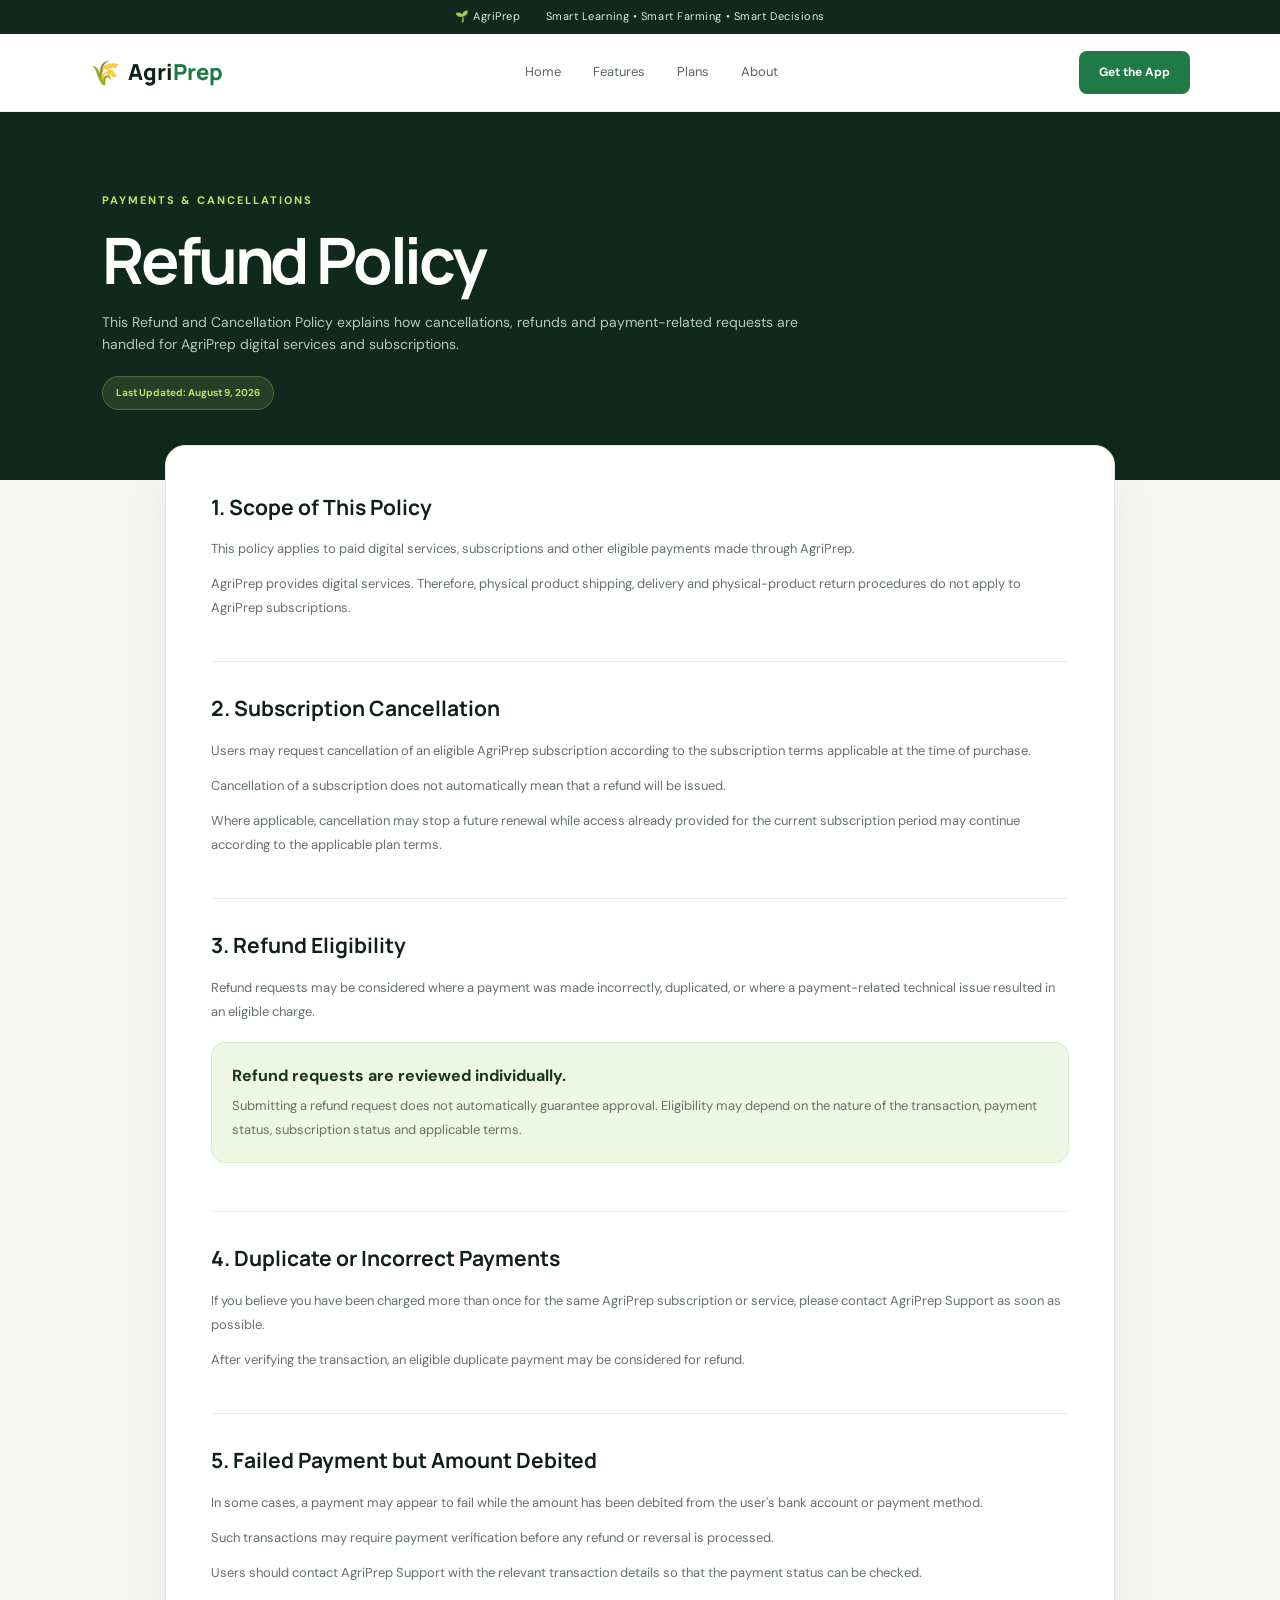
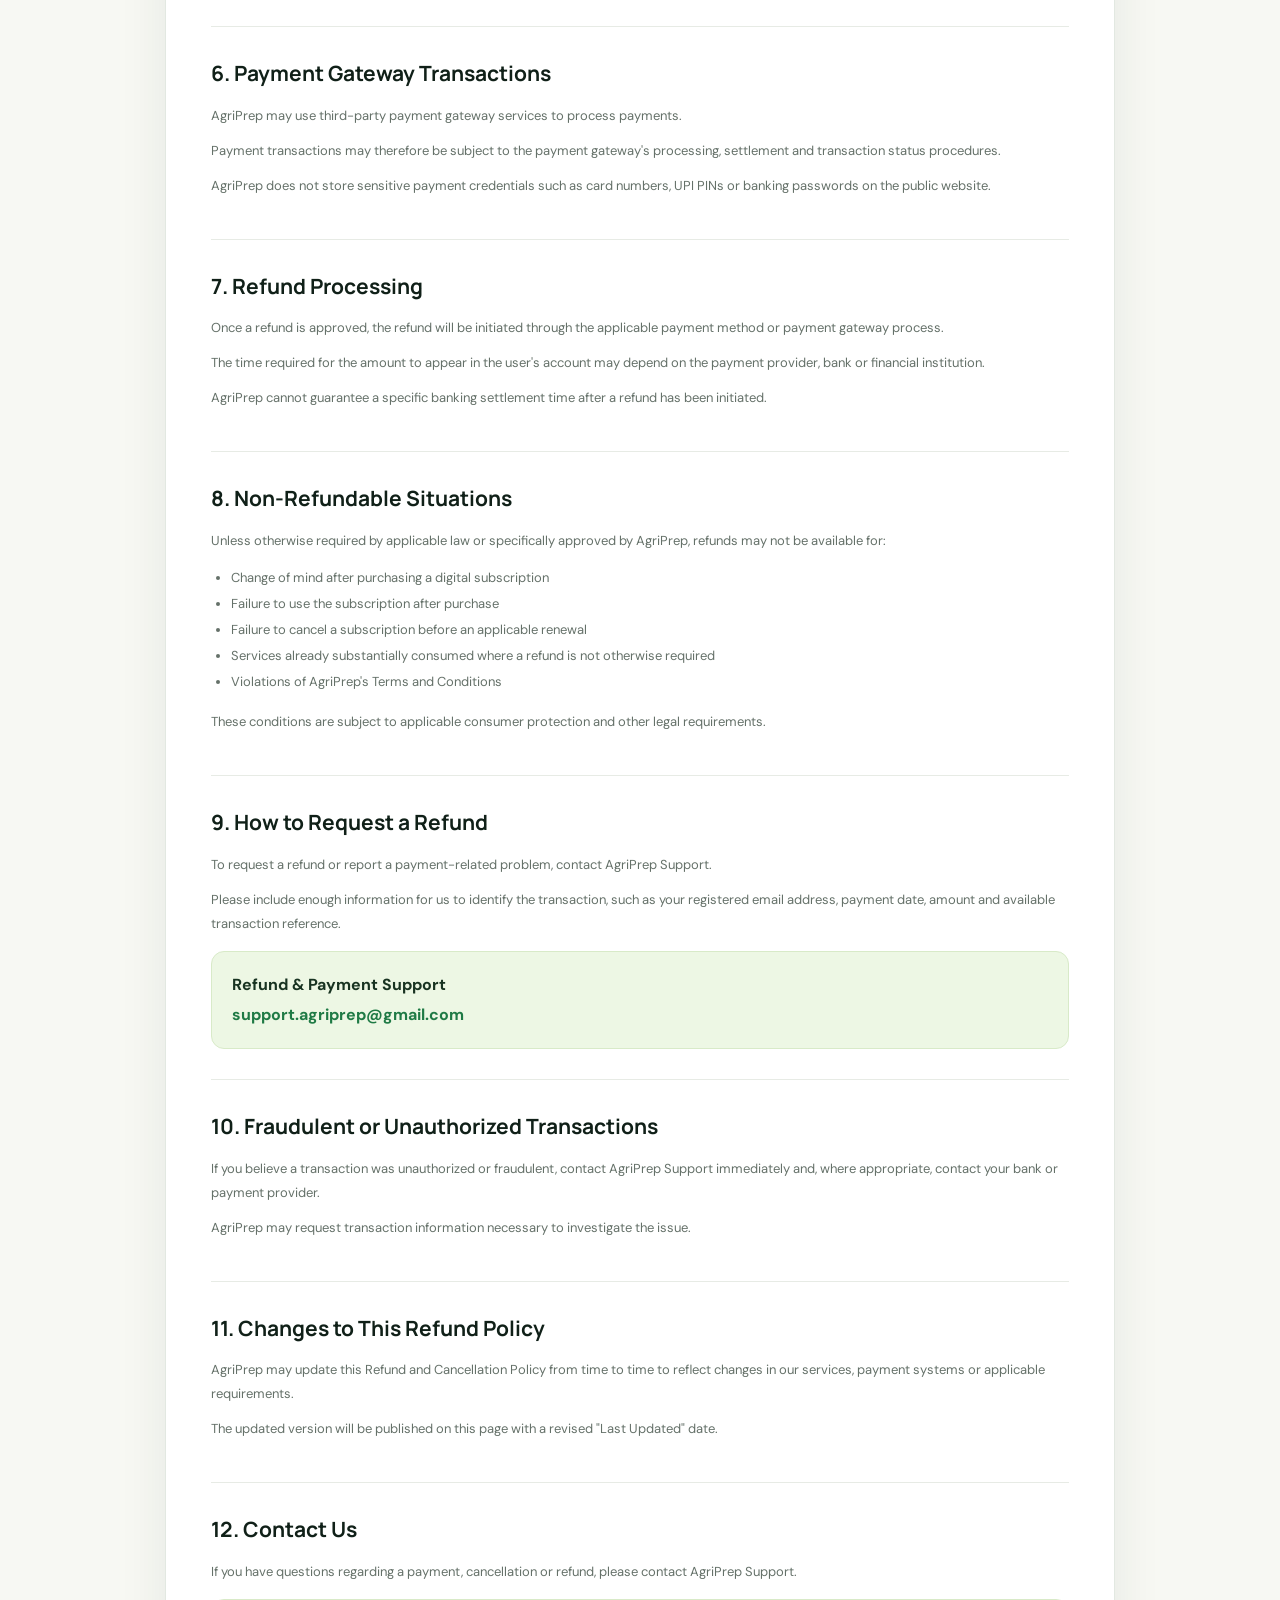
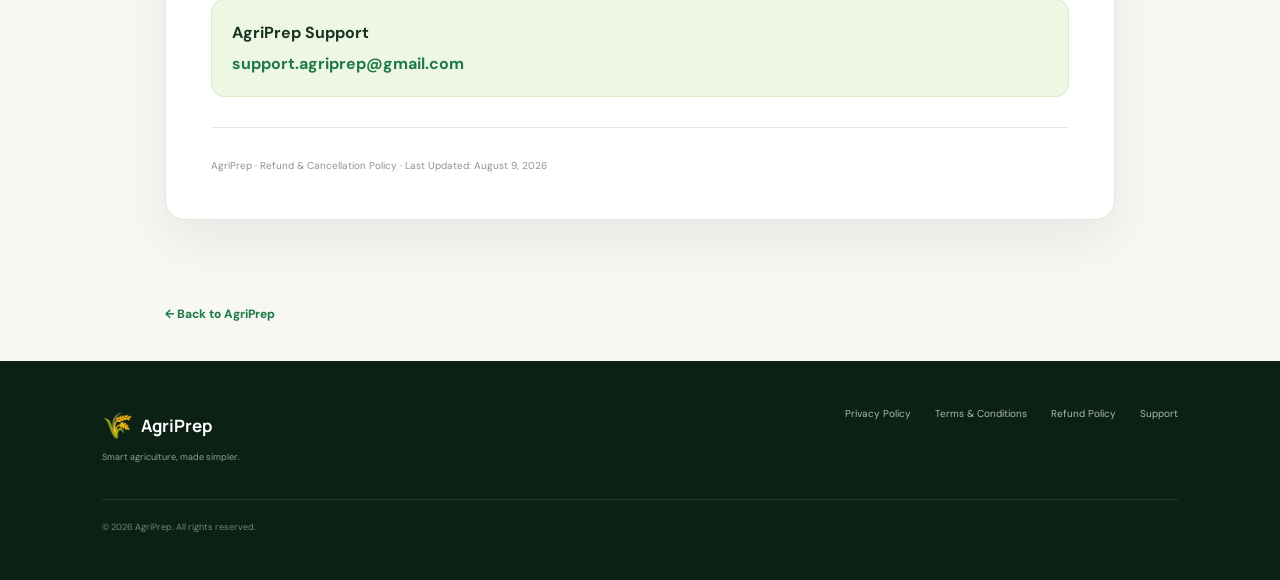
<file: refund_policy.html>
<!DOCTYPE html>
<html lang="en">
<head>

    <meta charset="UTF-8">

    <meta
        name="viewport"
        content="width=device-width, initial-scale=1.0"
    >

    <meta
        name="description"
        content="AgriPrep Refund and Cancellation Policy"
    >

    <meta
        name="robots"
        content="index, follow"
    >

    <title>Refund Policy | AgriPrep</title>


    <link rel="preconnect"
          href="https://fonts.googleapis.com">


    <link
        rel="preconnect"
        href="https://fonts.googleapis.com"
    >


    <link
        rel="preconnect"
        href="https://fonts.googleapis.com"
        crossorigin
    >


    <link
        href="https://fonts.googleapis.com/css2?family=DM+Sans:wght@400;500;600;700&family=Manrope:wght@600;700;800&display=swap"
        rel="stylesheet"
    >


    <link
        rel="stylesheet"
        href="style.css"
    >


    <style>

        /* =========================================
           REFUND PAGE
        ========================================== */

        .legal-page {
            min-height: 100vh;
            background: #f7f8f3;
        }


        .legal-hero {
            background: #10291d;
            color: white;
            padding: 80px 8vw 70px;
        }


        .legal-hero .eyebrow {
            color: #b8e26d;
        }


        .legal-hero h1 {
            font-family: "Manrope", sans-serif;
            font-size: clamp(40px, 5.5vw, 64px);
            line-height: 1.05;
            letter-spacing: -0.05em;
            margin-bottom: 18px;
        }


        .legal-hero p {
            color: #b8c8bd;
            max-width: 700px;
            font-size: 14px;
        }


        .legal-date {
            display: inline-flex;
            align-items: center;
            margin-top: 20px;
            padding: 8px 13px;
            border-radius: 20px;
            background: rgba(184, 226, 109, 0.12);
            border: 1px solid rgba(184, 226, 109, 0.25);
            color: #b8e26d;
            font-size: 10px;
            font-weight: 700;
        }


        .legal-container {
            max-width: 1000px;
            margin: -35px auto 80px;
            padding: 0 25px;
            position: relative;
        }


        .legal-card {
            background: white;
            border: 1px solid #e2e8e1;
            border-radius: 20px;
            padding: 45px;
            box-shadow: 0 20px 50px rgba(20,55,35,.08);
        }


        .legal-section {
            padding-bottom: 30px;
            margin-bottom: 30px;
            border-bottom: 1px solid #e7ebe5;
        }


        .legal-section:last-child {
            border-bottom: none;
            margin-bottom: 0;
        }


        .legal-section h2 {
            font-family: "Manrope", sans-serif;
            font-size: 21px;
            color: #102018;
            margin-bottom: 13px;
        }


        .legal-section p {
            color: #657169;
            font-size: 13px;
            line-height: 1.85;
            margin-bottom: 11px;
        }


        .legal-section ul {
            margin: 12px 0 15px 20px;
            color: #657169;
            font-size: 13px;
            line-height: 2;
        }


        .policy-box {
            background: #edf7e4;
            border: 1px solid #d8eac8;
            border-radius: 14px;
            padding: 20px;
            margin: 18px 0;
        }


        .policy-box strong {
            display: block;
            color: #183321;
            margin-bottom: 6px;
        }


        .policy-box p {
            margin: 0;
        }


        .warning-box {
            background: #fff8e8;
            border: 1px solid #f1dfae;
            border-radius: 14px;
            padding: 20px;
            margin: 18px 0;
        }


        .warning-box strong {
            display: block;
            color: #654c16;
            margin-bottom: 6px;
        }


        .warning-box p {
            margin: 0;
            color: #796534;
        }


        .legal-contact {
            background: #edf7e4;
            border: 1px solid #d8eac8;
            padding: 20px;
            border-radius: 13px;
            margin-top: 15px;
        }


        .legal-contact strong {
            display: block;
            color: #183321;
            margin-bottom: 5px;
        }


        .legal-contact a {
            color: #1f7a45;
            font-weight: 700;
        }


        .legal-back {
            max-width: 1000px;
            margin: 0 auto;
            padding: 0 25px 35px;
        }


        .legal-back a {
            color: #1f7a45;
            font-size: 12px;
            font-weight: 800;
        }


        @media (max-width: 650px) {

            .legal-hero {
                padding: 60px 6vw;
            }


            .legal-container {
                padding: 0 15px;
            }


            .legal-card {
                padding: 27px 22px;
                border-radius: 15px;
            }


            .legal-section h2 {
                font-size: 18px;
            }


            .legal-section p,
            .legal-section ul {
                font-size: 12px;
            }

        }

    </style>

</head>


<body>


    <!-- =========================================
         ANNOUNCEMENT
    ========================================== -->

    <div class="announcement-bar">

        <span>
            🌱 AgriPrep
        </span>


        <span>
            Smart Learning • Smart Farming • Smart Decisions
        </span>

    </div>


    <!-- =========================================
         NAVBAR
    ========================================== -->

    <header class="navbar">


        <a href="/" class="logo">

            <span class="logo-icon">
                🌾
            </span>


            <span>
                Agri<span>Prep</span>
            </span>

        </a>


        <nav class="desktop-nav">

            <a href="/">
                Home
            </a>


            <a href="/#features">
                Features
            </a>


            <a href="/#plans">
                Plans
            </a>


            <a href="/#about">
                About
            </a>

        </nav>


        <a
            href="/#download"
            class="nav-button"
        >
            Get the App
        </a>


    </header>


    <!-- =========================================
         MAIN
    ========================================== -->

    <main class="legal-page">


        <!-- HERO -->

        <section class="legal-hero">

            <div class="eyebrow">
                PAYMENTS & CANCELLATIONS
            </div>


            <h1>
                Refund Policy
            </h1>


            <p>
                This Refund and Cancellation Policy explains
                how cancellations, refunds and payment-related
                requests are handled for AgriPrep digital
                services and subscriptions.
            </p>


            <div class="legal-date">
                Last Updated: August 9, 2026
            </div>

        </section>


        <!-- CONTENT -->

        <div class="legal-container">


            <article class="legal-card">


                <!-- 1 -->

                <section class="legal-section">

                    <h2>
                        1. Scope of This Policy
                    </h2>


                    <p>
                        This policy applies to paid digital
                        services, subscriptions and other
                        eligible payments made through AgriPrep.
                    </p>


                    <p>
                        AgriPrep provides digital services.
                        Therefore, physical product shipping,
                        delivery and physical-product return
                        procedures do not apply to AgriPrep
                        subscriptions.
                    </p>


                </section>


                <!-- 2 -->

                <section class="legal-section">

                    <h2>
                        2. Subscription Cancellation
                    </h2>


                    <p>
                        Users may request cancellation of an
                        eligible AgriPrep subscription according
                        to the subscription terms applicable
                        at the time of purchase.
                    </p>


                    <p>
                        Cancellation of a subscription does not
                        automatically mean that a refund will
                        be issued.
                    </p>


                    <p>
                        Where applicable, cancellation may stop
                        a future renewal while access already
                        provided for the current subscription
                        period may continue according to the
                        applicable plan terms.
                    </p>


                </section>


                <!-- 3 -->

                <section class="legal-section">

                    <h2>
                        3. Refund Eligibility
                    </h2>


                    <p>
                        Refund requests may be considered where
                        a payment was made incorrectly, duplicated,
                        or where a payment-related technical
                        issue resulted in an eligible charge.
                    </p>


                    <div class="policy-box">

                        <strong>
                            Refund requests are reviewed
                            individually.
                        </strong>


                        <p>
                            Submitting a refund request does not
                            automatically guarantee approval.
                            Eligibility may depend on the nature
                            of the transaction, payment status,
                            subscription status and applicable
                            terms.
                        </p>

                    </div>


                </section>


                <!-- 4 -->

                <section class="legal-section">

                    <h2>
                        4. Duplicate or Incorrect Payments
                    </h2>


                    <p>
                        If you believe you have been charged
                        more than once for the same AgriPrep
                        subscription or service, please contact
                        AgriPrep Support as soon as possible.
                    </p>


                    <p>
                        After verifying the transaction,
                        an eligible duplicate payment may be
                        considered for refund.
                    </p>


                </section>


                <!-- 5 -->

                <section class="legal-section">

                    <h2>
                        5. Failed Payment but Amount Debited
                    </h2>


                    <p>
                        In some cases, a payment may appear to
                        fail while the amount has been debited
                        from the user's bank account or payment
                        method.
                    </p>


                    <p>
                        Such transactions may require payment
                        verification before any refund or
                        reversal is processed.
                    </p>


                    <p>
                        Users should contact AgriPrep Support
                        with the relevant transaction details
                        so that the payment status can be
                        checked.
                    </p>


                </section>


                <!-- 6 -->

                <section class="legal-section">

                    <h2>
                        6. Payment Gateway Transactions
                    </h2>


                    <p>
                        AgriPrep may use third-party payment
                        gateway services to process payments.
                    </p>


                    <p>
                        Payment transactions may therefore be
                        subject to the payment gateway's
                        processing, settlement and transaction
                        status procedures.
                    </p>


                    <p>
                        AgriPrep does not store sensitive
                        payment credentials such as card
                        numbers, UPI PINs or banking passwords
                        on the public website.
                    </p>


                </section>


                <!-- 7 -->

                <section class="legal-section">

                    <h2>
                        7. Refund Processing
                    </h2>


                    <p>
                        Once a refund is approved, the refund
                        will be initiated through the applicable
                        payment method or payment gateway
                        process.
                    </p>


                    <p>
                        The time required for the amount to
                        appear in the user's account may depend
                        on the payment provider, bank or
                        financial institution.
                    </p>


                    <p>
                        AgriPrep cannot guarantee a specific
                        banking settlement time after a refund
                        has been initiated.
                    </p>


                </section>


                <!-- 8 -->

                <section class="legal-section">

                    <h2>
                        8. Non-Refundable Situations
                    </h2>


                    <p>
                        Unless otherwise required by applicable
                        law or specifically approved by AgriPrep,
                        refunds may not be available for:
                    </p>


                    <ul>

                        <li>
                            Change of mind after purchasing a
                            digital subscription
                        </li>


                        <li>
                            Failure to use the subscription
                            after purchase
                        </li>


                        <li>
                            Failure to cancel a subscription
                            before an applicable renewal
                        </li>


                        <li>
                            Services already substantially
                            consumed where a refund is not
                            otherwise required
                        </li>


                        <li>
                            Violations of AgriPrep's Terms and
                            Conditions
                        </li>

                    </ul>


                    <p>
                        These conditions are subject to
                        applicable consumer protection and
                        other legal requirements.
                    </p>


                </section>


                <!-- 9 -->

                <section class="legal-section">

                    <h2>
                        9. How to Request a Refund
                    </h2>


                    <p>
                        To request a refund or report a
                        payment-related problem, contact
                        AgriPrep Support.
                    </p>


                    <p>
                        Please include enough information for
                        us to identify the transaction, such as
                        your registered email address, payment
                        date, amount and available transaction
                        reference.
                    </p>


                    <div class="legal-contact">

                        <strong>
                            Refund & Payment Support
                        </strong>


                        <a href="mailto:support.agriprep@gmail.com">
                            support.agriprep@gmail.com
                        </a>

                    </div>


                </section>


                <!-- 10 -->

                <section class="legal-section">

                    <h2>
                        10. Fraudulent or Unauthorized
                        Transactions
                    </h2>


                    <p>
                        If you believe a transaction was
                        unauthorized or fraudulent, contact
                        AgriPrep Support immediately and,
                        where appropriate, contact your bank
                        or payment provider.
                    </p>


                    <p>
                        AgriPrep may request transaction
                        information necessary to investigate
                        the issue.
                    </p>


                </section>


                <!-- 11 -->

                <section class="legal-section">

                    <h2>
                        11. Changes to This Refund Policy
                    </h2>


                    <p>
                        AgriPrep may update this Refund and
                        Cancellation Policy from time to time
                        to reflect changes in our services,
                        payment systems or applicable
                        requirements.
                    </p>


                    <p>
                        The updated version will be published
                        on this page with a revised "Last
                        Updated" date.
                    </p>


                </section>


                <!-- 12 -->

                <section class="legal-section">

                    <h2>
                        12. Contact Us
                    </h2>


                    <p>
                        If you have questions regarding a
                        payment, cancellation or refund,
                        please contact AgriPrep Support.
                    </p>


                    <div class="legal-contact">

                        <strong>
                            AgriPrep Support
                        </strong>


                        <a href="mailto:support.agriprep@gmail.com">
                            support.agriprep@gmail.com
                        </a>

                    </div>

                </section>


                <p style="
                    color:#8a958d;
                    font-size:10px;
                    margin-top:25px;
                ">

                    AgriPrep · Refund & Cancellation Policy ·
                    Last Updated: August 9, 2026

                </p>


            </article>


        </div>


        <!-- BACK -->

        <div class="legal-back">

            <a href="/">
                ← Back to AgriPrep
            </a>

        </div>


    </main>


    <!-- =========================================
         FOOTER
    ========================================== -->

    <footer>


        <div class="footer-brand">

            <div class="footer-logo">

                <span>
                    🌾
                </span>


                <strong>
                    AgriPrep
                </strong>

            </div>


            <small>
                Smart agriculture, made simpler.
            </small>

        </div>


        <div class="footer-links">

            <a href="/privacy_policy">
                Privacy Policy
            </a>


            <a href="/terms_and_conditions">
                Terms & Conditions
            </a>


            <a href="/refund_policy">
                Refund Policy
            </a>


            <a href="mailto:support.agriprep@gmail.com">
                Support
            </a>

        </div>


        <div class="copyright">

            © 2026 AgriPrep.
            All rights reserved.

        </div>


    </footer>


</body>
</html>
</file>
<file: style.css>
/* =========================================================
   AGRIPREP WEBSITE
   MAIN STYLESHEET
========================================================= */

* {
    margin: 0;
    padding: 0;
    box-sizing: border-box;
}


:root {

    --green: #1f7a45;
    --green-dark: #10291d;
    --green-light: #b8e26d;

    --cream: #f7f8f3;
    --light-green: #eaf3e2;

    --text: #102018;
    --muted: #69756e;

    --white: #ffffff;

    --border: #e4e9e3;

}


html {
    scroll-behavior: smooth;
}


body {

    font-family: "DM Sans", sans-serif;

    color: var(--text);

    background: #ffffff;

    line-height: 1.6;

    overflow-x: hidden;

}


a {
    text-decoration: none;
    color: inherit;
}


button {
    font-family: inherit;
}


/* =========================================================
   ANNOUNCEMENT
========================================================= */

.announcement-bar {

    height: 34px;

    background: var(--green-dark);

    color: #dcebdc;

    display: flex;

    justify-content: center;

    align-items: center;

    gap: 25px;

    font-size: 11px;

    letter-spacing: 0.05em;

}


/* =========================================================
   NAVBAR
========================================================= */

.navbar {

    height: 78px;

    display: flex;

    align-items: center;

    justify-content: space-between;

    padding: 0 7vw;

    border-bottom: 1px solid #edf0eb;

    background: rgba(255, 255, 255, 0.95);

    position: sticky;

    top: 0;

    z-index: 100;

    backdrop-filter: blur(15px);

}


.logo {

    display: flex;

    align-items: center;

    gap: 8px;

    font-family: "Manrope", sans-serif;

    font-size: 22px;

    font-weight: 800;

}


.logo span span {

    color: var(--green);

}


.logo-icon {

    font-size: 24px;

}


.desktop-nav {

    display: flex;

    gap: 32px;

    font-size: 13px;

    color: #59665e;

}


.desktop-nav a {

    transition: 0.2s;

}


.desktop-nav a:hover {

    color: var(--green);

}


.nav-button {

    background: var(--green);

    color: white;

    padding: 12px 20px;

    border-radius: 8px;

    font-size: 12px;

    font-weight: 700;

    transition: 0.25s;

}


.nav-button:hover {

    background: #176338;

    transform: translateY(-2px);

}


.mobile-menu-button {

    display: none;

    border: none;

    background: transparent;

    font-size: 25px;

    cursor: pointer;

}


.mobile-navigation {

    display: none;

}


/* =========================================================
   HERO
========================================================= */

.hero {

    min-height: 690px;

    padding: 65px 8vw;

    display: grid;

    grid-template-columns: 1fr 1fr;

    align-items: center;

    gap: 30px;

    background:

        linear-gradient(
            125deg,
            #f7faf5,
            #f0f6ea
        );

    overflow: hidden;

}


.eyebrow {

    color: var(--green);

    font-size: 11px;

    font-weight: 800;

    letter-spacing: 0.18em;

    margin-bottom: 16px;

}


.eyebrow.light {

    color: #a9d77e;

}


.hero h1 {

    font-family: "Manrope", sans-serif;

    font-size: clamp(48px, 6vw, 76px);

    line-height: 1.05;

    letter-spacing: -0.05em;

}


.hero h1 span {

    color: var(--green);

}


.hero-description {

    max-width: 600px;

    color: var(--muted);

    font-size: 16px;

    margin: 25px 0 30px;

}


.hero-buttons {

    display: flex;

    gap: 12px;

}


.primary-button {

    display: inline-flex;

    align-items: center;

    gap: 15px;

    padding: 15px 22px;

    border-radius: 9px;

    background: var(--green);

    color: white;

    font-size: 13px;

    font-weight: 700;

    box-shadow: 0 12px 30px rgba(31, 122, 69, 0.2);

    transition: 0.25s;

}


.primary-button:hover {

    transform: translateY(-2px);

    background: #176338;

}


.secondary-button {

    padding: 14px 20px;

    border: 1px solid #ccd6cb;

    border-radius: 9px;

    background: white;

    font-size: 13px;

    font-weight: 700;

}


.hero-statistics {

    display: flex;

    gap: 38px;

    margin-top: 42px;

}


.hero-statistics div {

    display: flex;

    flex-direction: column;

}


.hero-statistics strong {

    font-family: "Manrope", sans-serif;

    font-size: 23px;

}


.hero-statistics span {

    font-size: 10px;

    color: #7b867f;

}


/* =========================================================
   PHONE MOCKUP
========================================================= */

.hero-visual {

    height: 610px;

    position: relative;

    display: flex;

    justify-content: center;

    align-items: center;

}


.hero-glow {

    position: absolute;

    width: 450px;

    height: 450px;

    border-radius: 50%;

    background:

        radial-gradient(
            circle,
            #d6edb1,
            #edf4e6 55%,
            transparent 70%
        );

}


.phone {

    width: 255px;

    height: 505px;

    border: 7px solid #17231d;

    border-radius: 35px;

    background: white;

    position: absolute;

    overflow: hidden;

    box-shadow:

        0 30px 70px rgba(20, 60, 35, 0.22);

}


.phone-main {

    z-index: 3;

    transform: translateX(35px) rotate(3deg);

}


.phone-back {

    z-index: 1;

    opacity: 0.7;

    transform: translateX(-140px) rotate(-9deg);

}


.phone-notch {

    position: absolute;

    top: 0;

    left: 50%;

    transform: translateX(-50%);

    width: 85px;

    height: 20px;

    background: #17231d;

    border-radius: 0 0 14px 14px;

    z-index: 5;

}


.phone-screen {

    height: 100%;

    background: #f7faf5;

    padding: 28px 18px;

}


.app-header {

    display: flex;

    justify-content: space-between;

    align-items: center;

    margin-bottom: 18px;

}


.app-header small {

    display: block;

    font-size: 8px;

    color: #718078;

}


.app-header strong {

    font-size: 16px;

}


.avatar {

    width: 30px;

    height: 30px;

    border-radius: 50%;

    display: grid;

    place-items: center;

    background: #cbe99f;

    font-weight: 800;

    font-size: 12px;

}


.scan-card {

    padding: 17px 14px;

    border-radius: 17px;

    background: var(--green);

    color: white;

    display: flex;

    justify-content: space-between;

}


.scan-card small {

    font-size: 7px;

    letter-spacing: 0.13em;

}


.scan-card strong {

    display: block;

    font-size: 13px;

    line-height: 1.25;

    margin: 5px 0 10px;

}


.scan-card button {

    border: none;

    border-radius: 6px;

    background: var(--green-light);

    padding: 6px 9px;

    font-size: 8px;

    font-weight: 800;

}


.scan-leaf {

    font-size: 45px;

    align-self: center;

}


.phone-screen h4 {

    font-size: 11px;

    margin: 20px 0 10px;

}


.app-grid {

    display: grid;

    grid-template-columns: 1fr 1fr;

    gap: 7px;

}


.app-grid div {

    background: white;

    border-radius: 10px;

    padding: 10px 7px;

    font-size: 8px;

    font-weight: 700;

}


.app-grid span {

    display: block;

    font-size: 17px;

    margin-bottom: 4px;

}


.learning-progress {

    background: white;

    margin-top: 10px;

    padding: 12px;

    border-radius: 10px;

    font-size: 8px;

}


.progress-header {

    display: flex;

    justify-content: space-between;

}


.progress-bar {

    height: 5px;

    background: #e6ece3;

    border-radius: 5px;

    margin-top: 8px;

}


.progress-bar span {

    display: block;

    width: 72%;

    height: 100%;

    background: var(--green);

    border-radius: 5px;

}


/* BACK PHONE */

.mini-phone-content {

    height: 100%;

    padding: 28px 15px;

    background: #eef4e9;

}


.mini-header {

    height: 70px;

    background: #dbecc9;

    border-radius: 12px;

}


.mini-card {

    height: 90px;

    background: white;

    border-radius: 12px;

    margin-top: 12px;

}


.mini-card.small {

    height: 60px;

}


.mini-grid {

    display: grid;

    grid-template-columns: 1fr 1fr;

    gap: 8px;

    margin-top: 10px;

}


.mini-grid span {

    height: 50px;

    background: white;

    border-radius: 10px;

}


.floating-card {

    position: absolute;

    z-index: 5;

    right: 0;

    bottom: 10%;

    display: flex;

    gap: 10px;

    align-items: center;

    padding: 12px 16px;

    background: white;

    border-radius: 13px;

    font-size: 11px;

    box-shadow: 0 15px 35px rgba(21, 57, 35, 0.14);

}


.floating-card small {

    display: block;

    font-size: 9px;

    color: #7a857e;

}


/* =========================================================
   PROCESS
========================================================= */

.process-section {

    display: grid;

    grid-template-columns: repeat(4, 1fr);

    background: var(--green-dark);

    color: white;

    padding: 0 8vw;

}


.process-item {

    padding: 24px;

    border-right: 1px solid rgba(255,255,255,.1);

    display: flex;

    justify-content: center;

    gap: 13px;

}


.process-item strong {

    color: var(--green-light);

    font-size: 13px;

}


.process-item span {

    font-size: 12px;

    text-transform: uppercase;

    letter-spacing: .1em;

}


/* =========================================================
   COMMON SECTION
========================================================= */

.section {

    padding: 105px 8vw;

}


.section-heading {

    max-width: 700px;

}


.section-heading.centered {

    margin: auto;

    text-align: center;

}


.section-heading h2 {

    font-family: "Manrope", sans-serif;

    font-size: clamp(36px, 4.5vw, 58px);

    line-height: 1.08;

    letter-spacing: -.045em;

}


.section-heading h2 span {

    color: var(--green);

}


.section-heading p {

    color: var(--muted);

    margin-top: 18px;

    max-width: 620px;

}


.centered p {

    margin-left: auto;

    margin-right: auto;

}


/* =========================================================
   FEATURES
========================================================= */

.feature-grid {

    margin-top: 52px;

    display: grid;

    grid-template-columns: repeat(3, 1fr);

    gap: 16px;

}


.feature-card {

    padding: 28px;

    min-height: 235px;

    border: 1px solid var(--border);

    border-radius: 18px;

    background: white;

    transition: .25s;

}


.feature-card:hover {

    transform: translateY(-5px);

    box-shadow: 0 20px 45px rgba(30,70,45,.08);

}


.feature-highlight {

    background: #edf7e4;

    border-color: #d8eac8;

}


.feature-icon {

    width: 43px;

    height: 43px;

    display: grid;

    place-items: center;

    background: #eef4e9;

    border-radius: 12px;

    font-size: 21px;

    margin-bottom: 25px;

}


.feature-card h3 {

    font-family: "Manrope", sans-serif;

    font-size: 19px;

    margin-bottom: 9px;

}


.feature-card p {

    font-size: 12px;

    color: #68746c;

}


.feature-card a {

    display: inline-block;

    color: var(--green);

    font-size: 11px;

    font-weight: 800;

    margin-top: 16px;

}


/* =========================================================
   SMART SCAN
========================================================= */

.smart-scan-section {

    background: var(--green-dark);

    color: white;

    padding: 105px 10vw;

    min-height: 600px;

    display: grid;

    grid-template-columns: 1fr 1fr;

    align-items: center;

}


.smart-scan-content {

    max-width: 620px;

}


.smart-scan-section h2 {

    font-family: "Manrope", sans-serif;

    font-size: clamp(38px, 4.6vw, 62px);

    line-height: 1.08;

    letter-spacing: -.045em;

}


.smart-scan-content > p {

    color: #b7c6bb;

    max-width: 550px;

    margin: 22px 0 30px;

    font-size: 14px;

}


.scan-steps {

    display: grid;

    grid-template-columns: 1fr 1fr;

    gap: 20px;

}


.scan-step {

    display: flex;

    gap: 12px;

    padding-top: 15px;

    border-top: 1px solid rgba(255,255,255,.14);

}


.scan-step > span {

    color: #9bcd70;

    font-size: 10px;

}


.scan-step strong {

    display: block;

    font-size: 13px;

}


.scan-step small {

    display: block;

    color: #829188;

    font-size: 10px;

}


.scan-visual {

    display: grid;

    place-items: center;

}


.scan-circle {

    width: 330px;

    height: 330px;

    border-radius: 50%;

    position: relative;

    display: grid;

    place-items: center;

    background: radial-gradient(circle, #244f34, #173623);

    border: 1px solid #45654d;

}


.scan-circle-ring {

    position: absolute;

    inset: 28px;

    border: 1px dashed #8cb866;

    border-radius: 50%;

    animation: rotateScan 18s linear infinite;

}


@keyframes rotateScan {

    from {
        transform: rotate(0);
    }

    to {
        transform: rotate(360deg);
    }

}


.scan-crop {

    font-size: 105px;

}


.scan-badge {

    position: absolute;

    padding: 8px 13px;

    background: white;

    color: #183120;

    border-radius: 20px;

    font-size: 9px;

    font-weight: 800;

    box-shadow: 0 8px 20px rgba(0,0,0,.15);

}


.scan-badge-top {

    top: 25px;

    right: -25px;

}


.scan-badge-bottom {

    bottom: 35px;

    left: -28px;

}


/* =========================================================
   LEARNING
========================================================= */

.learning-section {

    background: var(--cream);

}


.learning-layout {

    max-width: 1100px;

    margin: 55px auto 0;

    display: grid;

    grid-template-columns: 1.1fr .9fr;

    gap: 70px;

}


.learning-item {

    display: grid;

    grid-template-columns: 45px 1fr 30px;

    gap: 15px;

    align-items: center;

    padding: 21px 0;

    border-bottom: 1px solid #dfe5dc;

}


.learning-item > span {

    font-size: 10px;

    color: #8b968f;

}


.learning-item strong {

    font-family: "Manrope", sans-serif;

    font-size: 16px;

}


.learning-item p {

    font-size: 11px;

    color: #727e76;

    margin-top: 3px;

}


.learning-item b {

    color: #9aa39d;

}


.learning-item.active {

    color: var(--green);

}


/* STUDY CARD */

.study-card {

    background: white;

    padding: 30px;

    border-radius: 20px;

    box-shadow: 0 20px 50px rgba(25,60,38,.08);

}


.study-card-header {

    display: flex;

    justify-content: space-between;

    color: #87918a;

    font-size: 10px;

    letter-spacing: .08em;

}


.study-score {

    display: flex;

    align-items: end;

    gap: 12px;

    margin: 35px 0 20px;

}


.study-score strong {

    font-family: "Manrope", sans-serif;

    font-size: 44px;

}


.study-score span {

    font-size: 10px;

    color: #849087;

}


.study-chart {

    height: 170px;

    display: flex;

    align-items: end;

    justify-content: space-around;

    border-bottom: 1px solid #e6ebe5;

}


.study-chart span {

    width: 24px;

    background: #a9d77e;

    border-radius: 5px 5px 0 0;

}


.chart-days {

    display: flex;

    justify-content: space-around;

    margin-top: 8px;

    font-size: 9px;

    color: #8d9891;

}


.study-tip {

    margin-top: 22px;

    padding: 11px;

    border-radius: 10px;

    background: #eef7e7;

    font-size: 10px;

    color: #587060;

}


/* =========================================================
   PLANS
========================================================= */

.plans-section {

    padding: 100px 8vw;

}


.plans-grid {

    max-width: 1000px;

    margin: 48px auto 0;

    display: grid;

    grid-template-columns: repeat(3, 1fr);

    gap: 18px;

}


.plan-card {

    padding: 30px;

    border: 1px solid var(--border);

    border-radius: 18px;

    position: relative;

}


.popular-plan {

    border: 2px solid var(--green);

    box-shadow: 0 15px 45px rgba(31,122,69,.1);

}


.plan-label {

    font-size: 9px;

    color: #7a877e;

    letter-spacing: .13em;

    font-weight: 800;

}


.popular-label {

    position: absolute;

    top: 17px;

    right: 18px;

    padding: 5px 8px;

    border-radius: 12px;

    background: #e6f4d7;

    color: var(--green);

    font-size: 8px;

    font-weight: 800;

}


.plan-card h3 {

    font-family: "Manrope", sans-serif;

    font-size: 23px;

    margin-top: 10px;

}


.price {

    font-family: "Manrope", sans-serif;

    font-size: 30px;

    font-weight: 800;

    margin: 18px 0;

}


.price small {

    font-family: "DM Sans", sans-serif;

    font-size: 10px;

    color: #7b857e;

    font-weight: 400;

}


.plan-card ul {

    list-style: none;

    min-height: 125px;

    color: #66726a;

    font-size: 11px;

    line-height: 2.2;

}


.plan-button {

    width: 100%;

    display: block;

    text-align: center;

    padding: 12px;

    border: 1px solid #d3dcd1;

    border-radius: 8px;

    background: white;

    font-size: 11px;

    font-weight: 800;

    cursor: pointer;

}


.payment-button {

    border: none;

    background: var(--green);

    color: white;

}


.payment-warning {

    text-align: center;

    margin-top: 25px;

    color: #879189;

    font-size: 10px;

}


/* =========================================================
   DOWNLOAD
========================================================= */

.download-section {

    padding: 85px 10vw;

    background: var(--green-dark);

    color: white;

    display: flex;

    align-items: center;

    justify-content: space-between;

    gap: 40px;

}


.download-section h2 {

    font-family: "Manrope", sans-serif;

    font-size: clamp(35px, 4vw, 52px);

    line-height: 1.08;

}


.download-section p {

    max-width: 650px;

    color: #b6c4ba;

    margin: 18px 0 25px;

    font-size: 13px;

}


.download-buttons {

    display: flex;

    gap: 10px;

}


.store-button {

    min-width: 145px;

    display: flex;

    align-items: center;

    gap: 10px;

    padding: 10px 17px;

    border-radius: 9px;

    background: white;

    color: #14241a;

}


.store-button > span {

    font-size: 19px;

}


.store-button small {

    display: block;

    font-size: 7px;

    letter-spacing: .08em;

}


.store-button strong {

    display: block;

    font-size: 12px;

}


.qr-placeholder {

    width: 155px;

    height: 155px;

    border: 1px solid rgba(255,255,255,.2);

    border-radius: 15px;

    display: grid;

    place-items: center;

    text-align: center;

}


.qr-placeholder > div {

    font-size: 75px;

}


.qr-placeholder span {

    font-size: 8px;

    color: #9fb0a5;

}


.qr-placeholder small {

    display: block;

    font-size: 7px;

}


/* =========================================================
   ABOUT
========================================================= */

.about-section {

    background: var(--cream);

}


.about-content {

    max-width: 920px;

    margin: auto;

    text-align: center;

}


.about-content h2 {

    font-family: "Manrope", sans-serif;

    font-size: clamp(36px,4vw,54px);

    line-height: 1.08;

}


.about-content > p {

    max-width: 720px;

    margin: 20px auto;

    color: #68746c;

    font-size: 14px;

}


.about-tags {

    display: flex;

    justify-content: center;

    gap: 8px;

    flex-wrap: wrap;

}


.about-tags span {

    padding: 9px 13px;

    background: white;

    border: 1px solid #e1e6df;

    border-radius: 20px;

    font-size: 10px;

}


/* =========================================================
   CONTACT
========================================================= */

.contact-section {

    padding: 70px 8vw;

    background: #e8f2df;

}


.contact-content {

    max-width: 1000px;

    margin: auto;

    display: flex;

    justify-content: space-between;

    align-items: center;

    gap: 30px;

}


.contact-content h2 {

    font-family: "Manrope", sans-serif;

    font-size: 42px;

}


.contact-content p {

    color: #68756c;

    font-size: 12px;

}


.contact-email {

    color: var(--green);

    font-family: "Manrope", sans-serif;

    font-weight: 800;

    font-size: 17px;

}


/* =========================================================
   FOOTER
========================================================= */

footer {

    padding: 45px 8vw;

    background: #0c2116;

    color: white;

    display: grid;

    grid-template-columns: 1fr auto;

    gap: 35px;

}


.footer-logo {

    display: flex;

    gap: 8px;

    align-items: center;

}


.footer-logo span {

    font-size: 25px;

}


.footer-logo strong {

    font-family: "Manrope", sans-serif;

    font-size: 17px;

}


.footer-brand small {

    display: block;

    color: #8fa096;

    font-size: 9px;

    margin-top: 4px;

}


.footer-links {

    display: flex;

    gap: 24px;

    color: #aab8af;

    font-size: 10px;

}


.footer-links a:hover {

    color: white;

}


.copyright {

    grid-column: 1 / -1;

    padding-top: 20px;

    border-top: 1px solid rgba(255,255,255,.1);

    color: #74857b;

    font-size: 9px;

}


/* =========================================================
   TOAST
========================================================= */

.toast {

    position: fixed;

    left: 50%;

    bottom: 25px;

    transform: translate(-50%, 20px);

    padding: 13px 18px;

    background: var(--green-dark);

    color: white;

    border-radius: 9px;

    font-size: 11px;

    opacity: 0;

    pointer-events: none;

    transition: .3s;

    z-index: 999;

    box-shadow: 0 15px 30px rgba(0,0,0,.2);

}


.toast.show {

    opacity: 1;

    transform: translate(-50%, 0);

}


/* =========================================================
   TABLET
========================================================= */

@media (max-width: 1050px) {

    .desktop-nav {
        gap: 18px;
    }

    .hero {
        padding-left: 6vw;
        padding-right: 6vw;
    }

    .feature-grid {
        grid-template-columns: repeat(2, 1fr);
    }

}


/* =========================================================
   MOBILE
========================================================= */

@media (max-width: 800px) {

    .announcement-bar {
        font-size: 8px;
    }


    .announcement-bar span:last-child {
        display: none;
    }


    .desktop-nav,
    .nav-button {
        display: none;
    }


    .mobile-menu-button {
        display: block;
    }


    .mobile-navigation {

        position: fixed;

        top: 112px;

        left: 0;

        width: 100%;

        background: white;

        padding: 20px;

        z-index: 90;

        display: none;

        flex-direction: column;

        gap: 16px;

        border-bottom: 1px solid var(--border);

        box-shadow: 0 15px 30px rgba(0,0,0,.08);

    }


    .mobile-navigation.active {
        display: flex;
    }


    .hero {

        grid-template-columns: 1fr;

        padding-top: 55px;

    }


    .hero-visual {

        height: 520px;

    }


    .phone-main {

        transform: translateX(20px) rotate(2deg);

    }


    .phone-back {

        transform: translateX(-100px) rotate(-8deg);

    }


    .process-section {

        grid-template-columns: 1fr 1fr;

    }


    .process-item {

        border-bottom: 1px solid rgba(255,255,255,.1);

    }


    .feature-grid {

        grid-template-columns: 1fr 1fr;

    }


    .smart-scan-section {

        grid-template-columns: 1fr;

        gap: 60px;

    }


    .learning-layout {

        grid-template-columns: 1fr;

    }


    .plans-grid {

        grid-template-columns: 1fr;

        max-width: 500px;

    }


    .download-section {

        flex-direction: column;

        align-items: flex-start;

    }


    .contact-content {

        flex-direction: column;

        align-items: flex-start;

    }


    footer {

        grid-template-columns: 1fr;

    }


    .copyright {

        grid-column: auto;

    }

}


/* =========================================================
   SMALL MOBILE
========================================================= */

@media (max-width: 520px) {

    .navbar {

        padding: 0 5vw;

    }


    .hero {

        padding-left: 6vw;

        padding-right: 6vw;

    }


    .hero h1 {

        font-size: 46px;

    }


    .hero-buttons {

        flex-direction: column;

        align-items: stretch;

    }


    .hero-statistics {

        gap: 20px;

    }


    .hero-visual {

        height: 470px;

    }


    .phone {

        width: 220px;

        height: 435px;

    }


    .phone-back {

        transform: translateX(-75px) rotate(-8deg);

    }


    .phone-main {

        transform: translateX(20px) rotate(2deg);

    }


    .floating-card {

        right: 0;

        bottom: 5%;

        font-size: 9px;

    }


    .feature-grid {

        grid-template-columns: 1fr;

    }


    .section {

        padding: 75px 6vw;

    }


    .plans-section {

        padding: 75px 6vw;

    }


    .scan-steps {

        grid-template-columns: 1fr;

    }


    .scan-circle {

        width: 270px;

        height: 270px;

    }


    .scan-badge-top {

        right: -10px;

    }


    .scan-badge-bottom {

        left: -10px;

    }


    .download-buttons {

        flex-direction: column;

    }


    .process-section {

        padding: 0 4vw;

    }


    .process-item {

        padding: 20px 10px;

    }


    .contact-email {

        font-size: 14px;

    }


    .footer-links {

        flex-wrap: wrap;

    }

}
</file>
